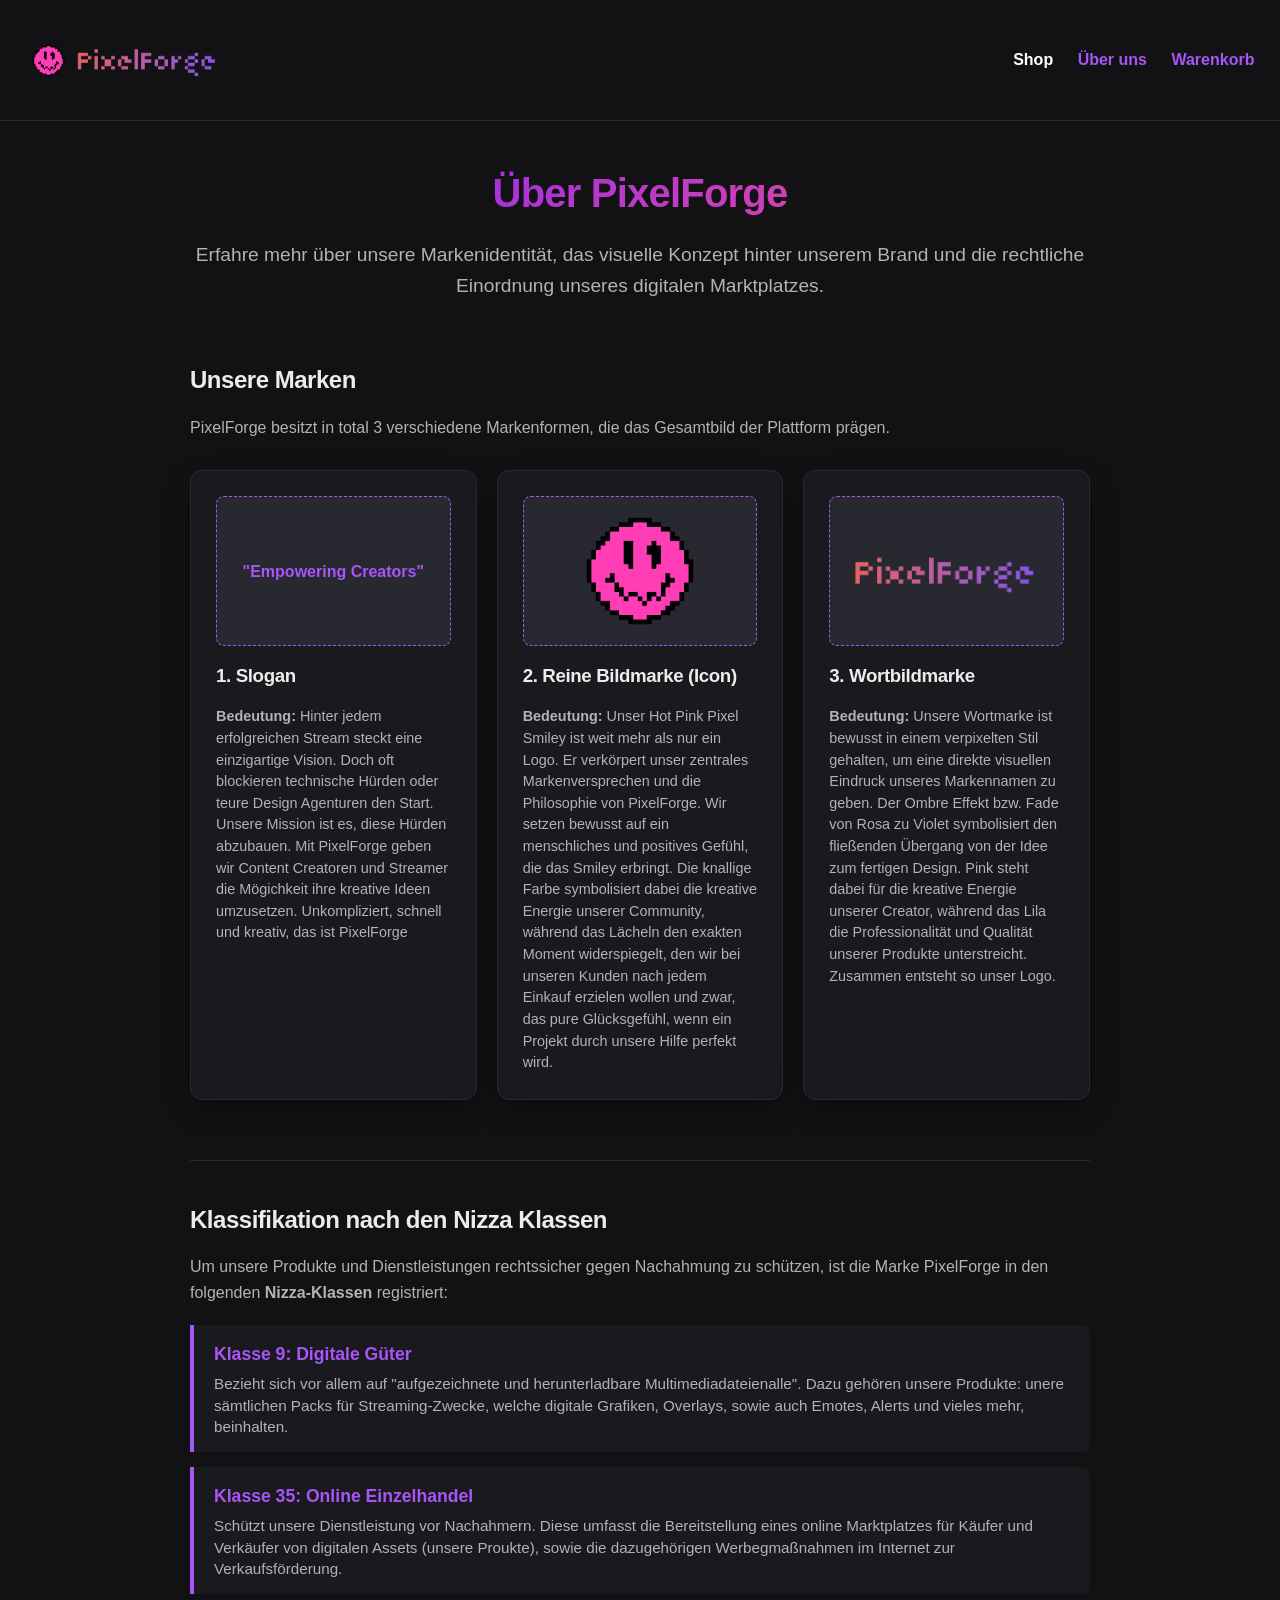
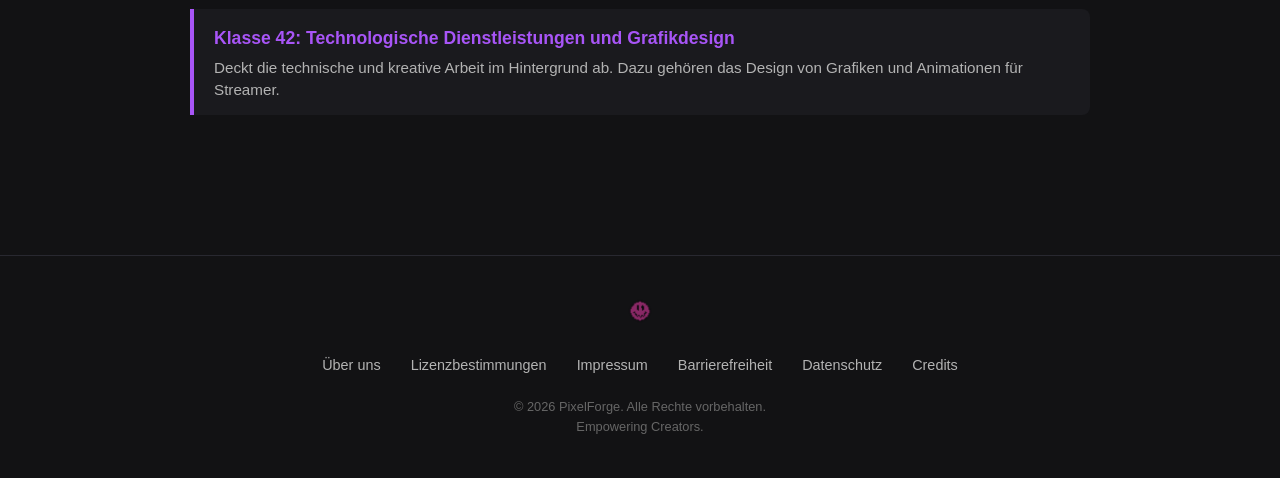
<file: about.html>
<!DOCTYPE html>
<html lang="de">
<head>
    <meta charset="UTF-8">
    <meta name="viewport" content="width=device-width, initial-scale=1.0">
    <title>Über uns | PixelForge</title>
    <link rel="stylesheet" href="src/style.css">
</head>
<body>

<header style="display: flex; justify-content: space-between; align-items: center; padding: 20px 2%; border-bottom: 1px solid #282830;">
    <div class="logo" style="display: flex; align-items: center; gap: 0;">
        <a href="index.html" style="display: flex; align-items: center;">
            <img src="src/img/PixelForgeDarkerBG.png"
                 alt="PixelForge Logo"
                 style="height: 45px; width: auto; object-fit: contain; margin-right: -5px;">
        </a>

        <a href="index.html" style="display: flex; align-items: center;">
            <img src="src/img/PixelForgeTextLogoDarkerBG.png"
                 alt="PixelForge Text Logo"
                 style="height: 80px; width: auto; object-fit: contain;">
        </a>
    </div>

    <nav>
        <a href="index.html" style="color: white; text-decoration: none; margin-left: 20px; font-weight: bold;">Shop</a>
        <a href="about.html" style="color: #a855f7; text-decoration: none; margin-left: 20px; font-weight: bold;">Über uns</a>
        <a href="warenkorb.html" style="color: #a855f7; text-decoration: none; margin-left: 20px; font-weight: bold;">Warenkorb</a>
    </nav>
</header>


<main style="max-width: 900px; margin: 0 auto; padding: 40px 0;">

    <section style="text-align: center; margin-bottom: 60px;">
        <h1 class="gradient-text">Über PixelForge</h1>
        <p style="font-size: 1.2rem; color: #b3b3b3; line-height: 1.6;">
            Erfahre mehr über unsere Markenidentität, das visuelle Konzept hinter unserem Brand und die rechtliche
            Einordnung unseres digitalen Marktplatzes.
        </p>
    </section>


    <section style="margin-bottom: 60px;">
        <h2>Unsere Marken</h2>
        <p style="color: #b3b3b3; margin-bottom: 30px; line-height: 1.6;">
           PixelForge besitzt in total 3 verschiedene Markenformen, die das Gesamtbild der Plattform prägen.
        </p>

        <div class="grid" style="grid-template-columns: repeat(auto-fit, minmax(250px, 1fr)); gap: 20px;">


            <div class="product-card" style="text-align: left; padding: 25px;">
                <div style="background: #282830; height: 150px; border-radius: 8px; display: flex; justify-content: center; align-items: center; margin-bottom: 15px; border: 1px dashed #a855f7;">
                    <span style="color: #a855f7; font-weight: bold;">"Empowering Creators"</span>
                </div>
                <h3>1. Slogan</h3>
                <p style="color: #b3b3b3; font-size: 0.9rem; line-height: 1.5;">
                    <strong>Bedeutung:</strong>  Hinter jedem erfolgreichen Stream steckt eine einzigartige Vision.
                    Doch oft blockieren technische Hürden oder teure Design Agenturen den Start.
                    Unsere Mission ist es, diese Hürden abzubauen. Mit PixelForge geben wir Content Creatoren und Streamer
                    die Mögichkeit ihre kreative Ideen umzusetzen. Unkompliziert, schnell und kreativ, das ist PixelForge
                </p>
            </div>


            <div class="product-card" style="text-align: left; padding: 25px;">
                <div style="background: #282830; height: 150px; border-radius: 8px; display: flex; justify-content: center; align-items: center; margin-bottom: 15px; border: 1px dashed #a855f7; overflow: hidden;">
                    <img src="src/img/PixelForge%20Bild%20Logo.png"
                         alt="Pixel Smiley Face"
                         style="max-width: 150%; max-height: 150%; object-fit: contain; display: block; padding: 10px;">
                </div>
                <h3>2. Reine Bildmarke (Icon)</h3>
                <p style="color: #b3b3b3; font-size: 0.9rem; line-height: 1.5;">
                    <strong>Bedeutung:</strong> Unser Hot Pink Pixel Smiley ist weit mehr als nur ein Logo.
                    Er verkörpert unser zentrales Markenversprechen und die Philosophie von PixelForge.
                    Wir setzen bewusst auf ein menschliches und positives Gefühl, die das Smiley erbringt. Die knallige Farbe
                    symbolisiert dabei die kreative Energie unserer Community, während das Lächeln den exakten Moment
                    widerspiegelt, den wir bei unseren Kunden nach jedem Einkauf erzielen wollen und zwar, das pure Glücksgefühl,
                    wenn ein Projekt durch unsere Hilfe perfekt wird.
                </p>
            </div>


            <div class="product-card" style="text-align: left; padding: 25px;">
                <div style="background: #282830; height: 150px; border-radius: 8px; display: flex; justify-content: center; align-items: center; margin-bottom: 15px; border: 1px dashed #a855f7;">
                    <img src="src/img/PixelForgeTextLogo.png"
                         alt="PixelForge in pixel style"
                         style="max-width: 150%; max-height: 150%; object-fit: contain; display: block; padding: 10px;">

                </div>
                <h3>3. Wortbildmarke</h3>
                <p style="color: #b3b3b3; font-size: 0.9rem; line-height: 1.5;">
                    <strong>Bedeutung:</strong> Unsere Wortmarke ist bewusst in einem verpixelten Stil gehalten, um eine
                    direkte visuellen Eindruck unseres Markennamen zu geben.
                    Der Ombre Effekt bzw. Fade von Rosa zu Violet symbolisiert den fließenden Übergang von der
                    Idee zum fertigen Design. Pink steht dabei für die kreative Energie unserer Creator,
                    während das Lila die Professionalität und Qualität unserer Produkte unterstreicht. Zusammen entsteht so unser Logo.
                </p>
            </div>

        </div>
    </section>

    <hr style="border: 0; height: 1px; border-top: 1px solid #282830; margin: 40px 0;">

    <section>
        <h2>Klassifikation nach den Nizza Klassen</h2>
        <p style="color: #b3b3b3; margin-bottom: 20px; line-height: 1.6;">
            Um unsere Produkte und Dienstleistungen rechtssicher gegen Nachahmung zu schützen, ist die Marke PixelForge
            in den folgenden <strong>Nizza-Klassen</strong> registriert:
        </p>

        <div style="display: flex; flex-direction: column; gap: 15px;">
            <div style="background-color: #1a1a1e; border-left: 4px solid #a855f7; padding: 15px 20px; border-radius: 0 8px 8px 0;">
                <strong style="color: #a855f7; font-size: 1.1rem;">Klasse 9: Digitale Güter</strong>
                <p style="color: #b3b3b3; font-size: 0.95rem; margin-top: 5px; line-height: 1.4;">
                    Bezieht sich vor allem auf "aufgezeichnete und herunterladbare Multimediadateienalle".
                    Dazu gehören unsere Produkte: unere sämtlichen Packs für Streaming-Zwecke, welche
                    digitale Grafiken, Overlays, sowie auch Emotes, Alerts und vieles mehr, beinhalten.
                </p>
            </div>

            <div style="background-color: #1a1a1e; border-left: 4px solid #a855f7; padding: 15px 20px; border-radius: 0 8px 8px 0;">
                <strong style="color: #a855f7; font-size: 1.1rem;">Klasse 35: Online Einzelhandel</strong>
                <p style="color: #b3b3b3; font-size: 0.95rem; margin-top: 5px; line-height: 1.4;">
                    Schützt unsere Dienstleistung vor Nachahmern. Diese umfasst die Bereitstellung eines online Marktplatzes
                    für Käufer und Verkäufer von digitalen Assets (unsere Proukte), sowie die dazugehörigen Werbegmaßnahmen
                    im Internet zur Verkaufsförderung.
                </p>
            </div>

            <div style="background-color: #1a1a1e; border-left: 4px solid #a855f7; padding: 15px 20px; border-radius: 0 8px 8px 0;">
                <strong style="color: #a855f7; font-size: 1.1rem;">Klasse 42: Technologische Dienstleistungen und Grafikdesign</strong>
                <p style="color: #b3b3b3; font-size: 0.95rem; margin-top: 5px; line-height: 1.4;">
                    Deckt die technische und kreative Arbeit im Hintergrund ab. Dazu gehören das Design von Grafiken und
                    Animationen für Streamer.
                </p>
            </div>
        </div>
    </section>

</main>


<footer style="margin-top: 100px; padding: 40px 0; border-top: 1px solid #282830; text-align: center;">
    <div style="margin-bottom: 20px;">
        <img src="src/img/PixelForgeDarkerBG.png" alt="Logo" style="height: 30px; opacity: 0.5;">
    </div>
    <div style="display: flex; justify-content: center; gap: 30px; margin-bottom: 20px;">
        <a href="about.html" style="color: #b3b3b3; text-decoration: none; font-size: 0.9rem;">Über uns</a>
        <a href="license.html" style="color: #b3b3b3; text-decoration: none; font-size: 0.9rem;">Lizenzbestimmungen</a>
        <a href="impressum.html" style="color: #b3b3b3; text-decoration: none; font-size: 0.9rem;">Impressum</a>
        <a href="barrierefreiheit.html" style="color: #b3b3b3; text-decoration: none; font-size: 0.9rem;">Barrierefreiheit</a>
        <a href="datenschutz.html" style="color: #b3b3b3; text-decoration: none; font-size: 0.9rem;">Datenschutz</a>
        <a href="credits.html" style="color: #b3b3b3; text-decoration: none; font-size: 0.9rem;">Credits</a>
    </div>
    <p style="color: #666; font-size: 0.8rem;">&copy; 2026 PixelForge. Alle Rechte vorbehalten.</p>
    <p style="color: #666; font-size: 0.8rem;"> Empowering Creators.</p>
</footer>

</body>
</html>
</file>
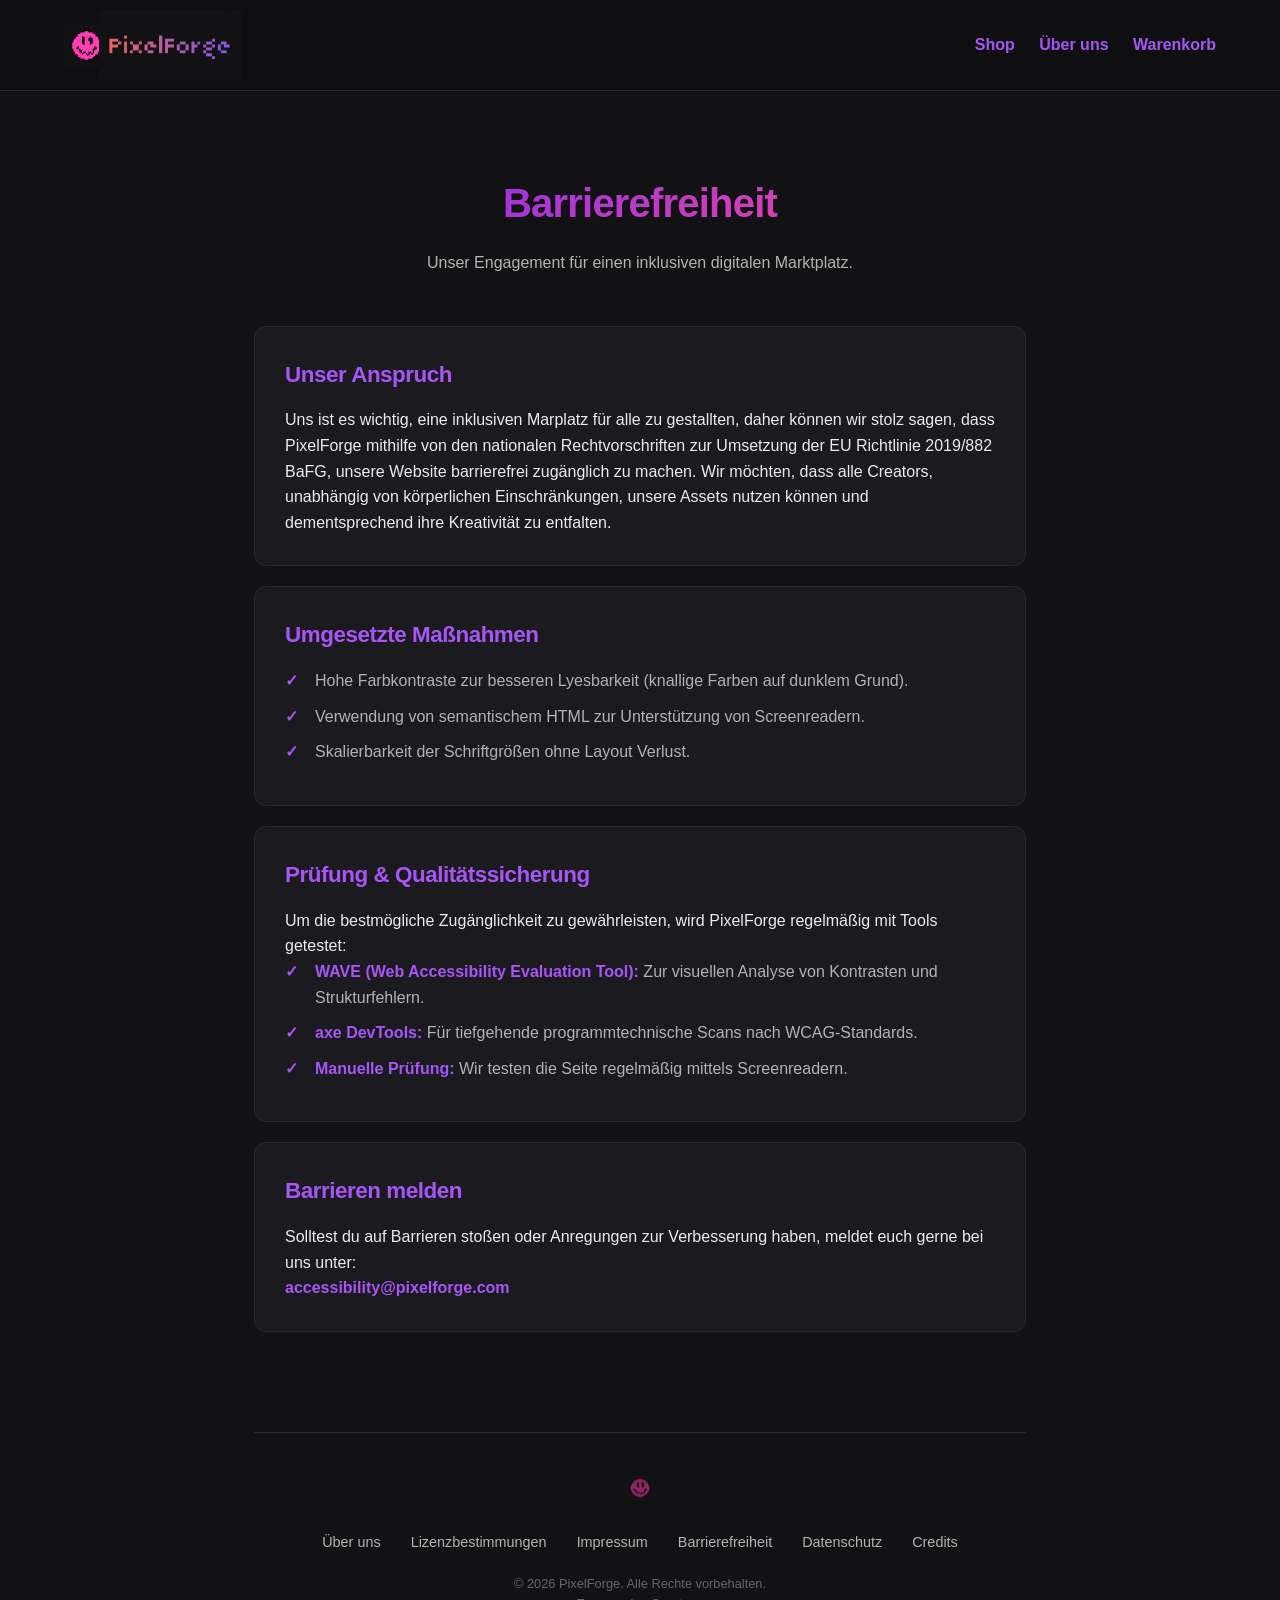
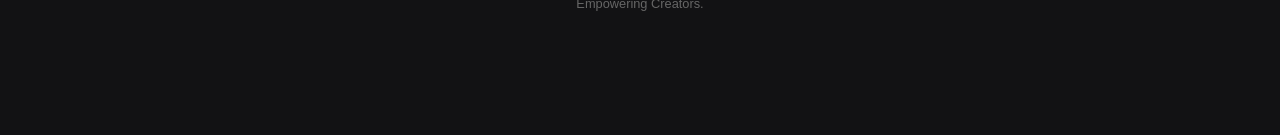
<file: barrierefreiheit.html>
<!DOCTYPE html>
<html lang="de">
<head>
    <meta charset="UTF-8">
    <meta name="viewport" content="width=device-width, initial-scale=1.0">
    <title>Barrierefreiheit | PixelForge</title>
    <link rel="stylesheet" href="src/style.css">
</head>
<body>

<header class="main-header">
    <div class="logo-group">
        <a href="index.html" style="display: flex; align-items: center; text-decoration: none;">
            <img src="src/img/PixelForgeDarkerBG.png" alt="PixelForge Logo" class="logo-img">
            <img src="src/img/PixelForgeTextLogoDarkerBG.png" alt="PixelForge Text" class="logo-text">
        </a>
    </div>
    <nav>
        <a href="index.html">Shop</a>
        <a href="about.html">Über uns</a>
        <a href="warenkorb.html">Warenkorb</a>
    </nav>
</header>

<main class="legal-container">
    <div class="legal-header">
        <h1 class="gradient-text">Barrierefreiheit</h1>
        <p style="color: #b3b3b3;">Unser Engagement für einen inklusiven digitalen Marktplatz.</p>
    </div>

    <div class="legal-grid">
        <section class="legal-card">
            <h2>Unser Anspruch</h2>
            <p>Uns ist es wichtig, eine inklusiven Marplatz für alle zu gestallten, daher können wir stolz sagen, dass
                PixelForge mithilfe von den nationalen Rechtvorschriften zur Umsetzung der EU Richtlinie 2019/882 BaFG, unsere Website
                barrierefrei zugänglich zu machen. Wir möchten, dass alle Creators, unabhängig von
                körperlichen Einschränkungen, unsere Assets nutzen können und dementsprechend ihre Kreativität zu entfalten.</p>
        </section>

        <section class="legal-card">
            <h2>Umgesetzte Maßnahmen</h2>
            <ul>
                <li>Hohe Farbkontraste zur besseren Lyesbarkeit (knallige Farben auf dunklem Grund).</li>
                <li>Verwendung von semantischem HTML zur Unterstützung von Screenreadern.</li>
                <li>Skalierbarkeit der Schriftgrößen ohne Layout Verlust.</li>
            </ul>
        </section>

        <section class="legal-card">
            <h2>Prüfung & Qualitätssicherung</h2>
            <p>Um die bestmögliche Zugänglichkeit zu gewährleisten, wird PixelForge regelmäßig mit Tools getestet:</p>
            <ul>
                <li><span class="highlight">WAVE (Web Accessibility Evaluation Tool):</span> Zur visuellen Analyse von
                    Kontrasten und Strukturfehlern.</li>
                <li><span class="highlight">axe DevTools:</span> Für tiefgehende programmtechnische Scans nach WCAG-Standards.</li>
                <li><span class="highlight">Manuelle Prüfung:</span> Wir testen die Seite regelmäßig mittels Screenreadern.</li>
            </ul>
        </section>

        <section class="legal-card">
            <h2>Barrieren melden</h2>
            <p>Solltest du auf Barrieren stoßen oder Anregungen zur Verbesserung haben, meldet euch gerne bei uns unter:</p>
            <p><span class="highlight">accessibility@pixelforge.com</span></p>
        </section>
    </div>

    <footer style="margin-top: 100px; padding: 40px 0; border-top: 1px solid #282830; text-align: center;">
        <div style="margin-bottom: 20px;">
            <img src="src/img/PixelForgeDarkerBG.png" alt="Logo" style="height: 30px; opacity: 0.5;">
        </div>
        <div style="display: flex; justify-content: center; gap: 30px; margin-bottom: 20px;">
            <a href="about.html" style="color: #b3b3b3; text-decoration: none; font-size: 0.9rem;">Über uns</a>
            <a href="license.html" style="color: #b3b3b3; text-decoration: none; font-size: 0.9rem;">Lizenzbestimmungen</a>
            <a href="impressum.html" style="color: #b3b3b3; text-decoration: none; font-size: 0.9rem;">Impressum</a>
            <a href="barrierefreiheit.html" style="color: #b3b3b3; text-decoration: none; font-size: 0.9rem;">Barrierefreiheit</a>
            <a href="datenschutz.html" style="color: #b3b3b3; text-decoration: none; font-size: 0.9rem;">Datenschutz</a>
            <a href="credits.html" style="color: #b3b3b3; text-decoration: none; font-size: 0.9rem;">Credits</a>        </div>
        <p style="color: #666; font-size: 0.8rem;">&copy; 2026 PixelForge. Alle Rechte vorbehalten.</p>
        <p style="color: #666; font-size: 0.8rem;"> Empowering Creators.</p>
    </footer>
</main>

</body>
</html>
</file>
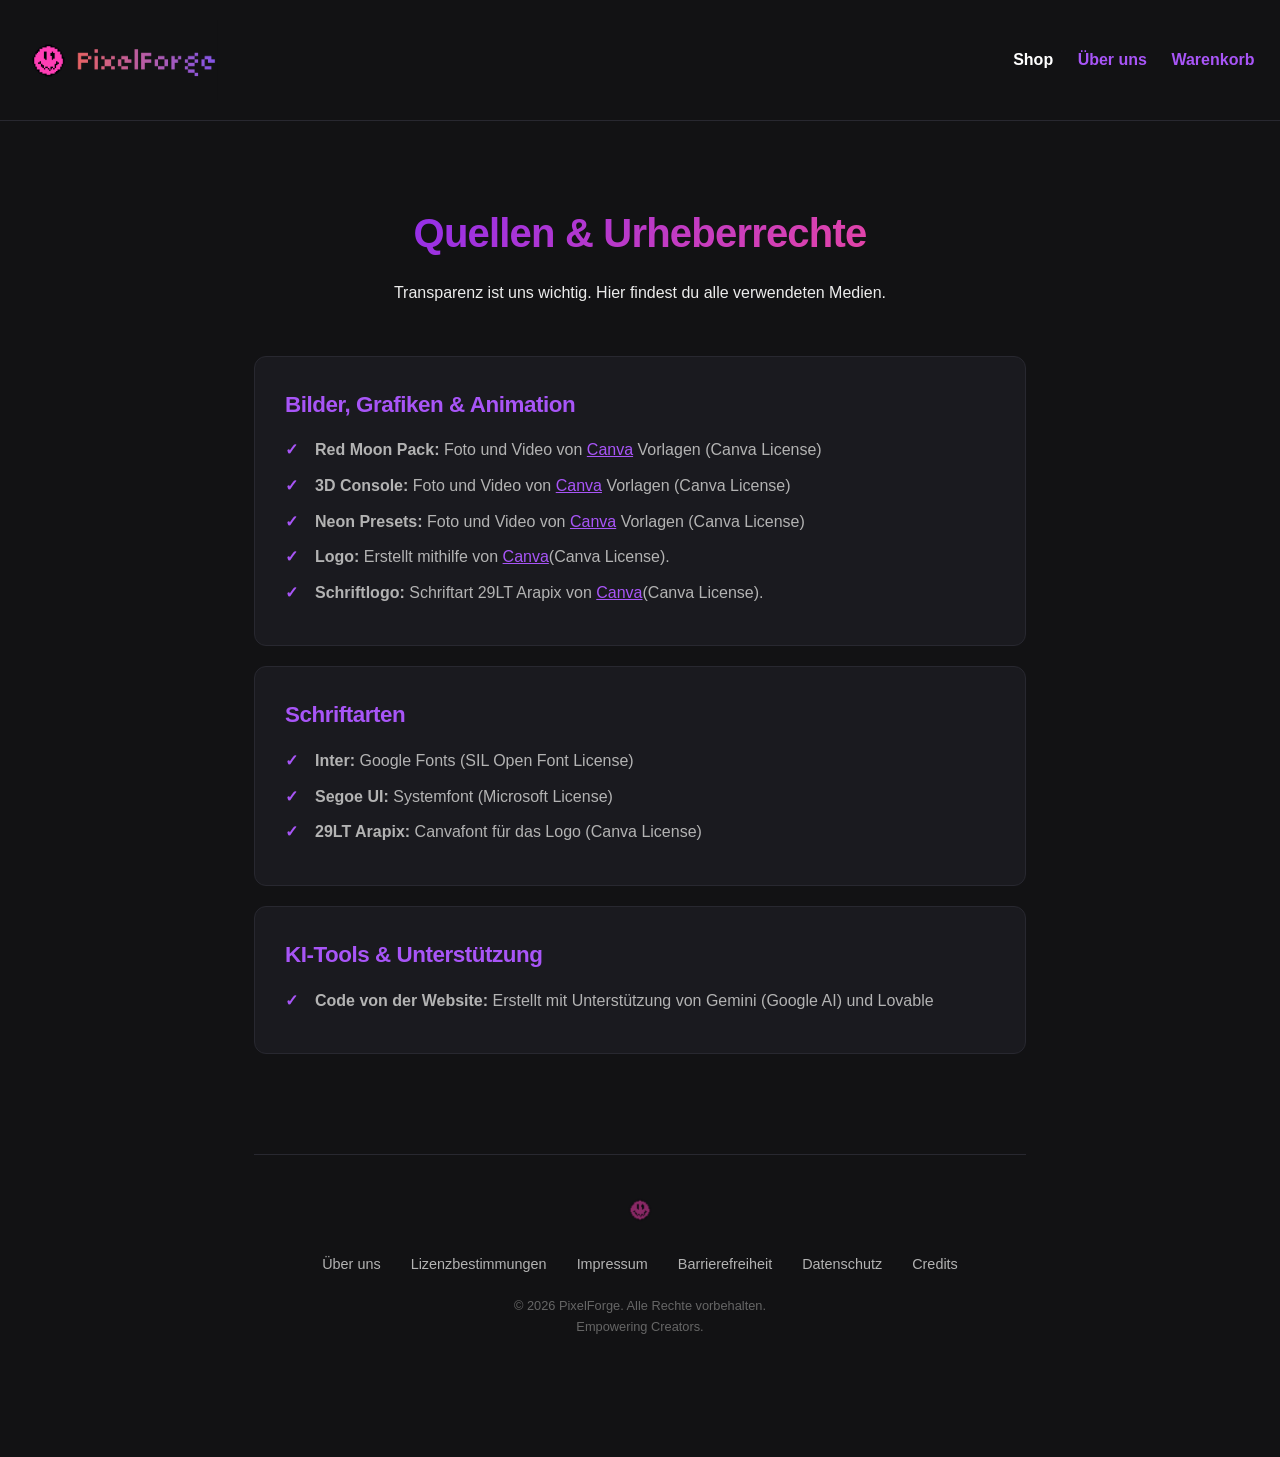
<file: credits.html>
<!DOCTYPE html>
<html lang="en">
<head>
    <meta charset="UTF-8">
    <title>credits | PixelForge</title>
    <link rel="stylesheet" href="src/style.css">
</head>
<body>
<header style="display: flex; justify-content: space-between; align-items: center; padding: 20px 2%; border-bottom: 1px solid #282830;">
    <div class="logo" style="display: flex; align-items: center; gap: 0;">
        <a href="index.html" style="display: flex; align-items: center;">
            <img src="src/img/PixelForgeDarkerBG.png"
                 alt="PixelForge Logo"
                 style="height: 45px; width: auto; object-fit: contain; margin-right: -5px;">
        </a>

        <a href="index.html" style="display: flex; align-items: center;">
            <img src="src/img/PixelForgeTextLogoDarkerBG.png"
                 alt="PixelForge Text Logo"
                 style="height: 80px; width: auto; object-fit: contain;">
        </a>
    </div>

    <nav>
        <a href="index.html" style="color: white; text-decoration: none; margin-left: 20px; font-weight: bold;">Shop</a>
        <a href="about.html" style="color: #a855f7; text-decoration: none; margin-left: 20px; font-weight: bold;">Über uns</a>
        <a href="warenkorb.html" style="color: #a855f7; text-decoration: none; margin-left: 20px; font-weight: bold;">Warenkorb</a>
    </nav>
</header>

<main class="legal-container">
    <div class="legal-header">
        <h1 class="gradient-text">Quellen & Urheberrechte</h1>
        <p>Transparenz ist uns wichtig. Hier findest du alle verwendeten Medien.</p>
    </div>

    <div class="legal-grid">
        <section class="legal-card">
            <h2>Bilder, Grafiken & Animation</h2>
            <ul>
                <li><strong>Red Moon Pack:</strong> Foto und Video von <a href="https://www.canva.com" target="_blank">Canva</a> Vorlagen (Canva License)</li>
                <li><strong>3D Console:</strong> Foto und Video von <a href="https://www.canva.com" target="_blank">Canva</a> Vorlagen (Canva License)</li>
                <li><strong>Neon Presets:</strong> Foto und Video von <a href="https://www.canva.com" target="_blank">Canva</a> Vorlagen (Canva License)</li>
                <li><strong>Logo:</strong> Erstellt mithilfe von <a href="https://www.canva.com" target="_blank">Canva</a>(Canva License).</li>
                <li><strong>Schriftlogo:</strong> Schriftart 29LT Arapix von <a href="https://www.canva.com" target="_blank">Canva</a>(Canva License).</li>
            </ul>
        </section>

        <section class="legal-card">
            <h2>Schriftarten</h2>
            <ul>
                <li><strong>Inter:</strong> Google Fonts (SIL Open Font License)</li>
                <li><strong>Segoe UI:</strong> Systemfont (Microsoft License)</li>
                <li><strong>29LT Arapix:</strong> Canvafont für das Logo (Canva License)</li>
            </ul>
        </section>

        <section class="legal-card">
            <h2>KI-Tools & Unterstützung</h2>
            <ul>
                <li><strong>Code von der Website:</strong> Erstellt mit Unterstützung von Gemini (Google AI) und Lovable</li>
            </ul>
        </section>
    </div>

    <footer style="margin-top: 100px; padding: 40px 0; border-top: 1px solid #282830; text-align: center;">
        <div style="margin-bottom: 20px;">
            <img src="src/img/PixelForgeDarkerBG.png" alt="Logo" style="height: 30px; opacity: 0.5;">
        </div>
        <div style="display: flex; justify-content: center; gap: 30px; margin-bottom: 20px;">
            <a href="about.html" style="color: #b3b3b3; text-decoration: none; font-size: 0.9rem;">Über uns</a>
            <a href="license.html" style="color: #b3b3b3; text-decoration: none; font-size: 0.9rem;">Lizenzbestimmungen</a>
            <a href="impressum.html" style="color: #b3b3b3; text-decoration: none; font-size: 0.9rem;">Impressum</a>
            <a href="barrierefreiheit.html" style="color: #b3b3b3; text-decoration: none; font-size: 0.9rem;">Barrierefreiheit</a>
            <a href="datenschutz.html" style="color: #b3b3b3; text-decoration: none; font-size: 0.9rem;">Datenschutz</a>
            <a href="credits.html" style="color: #b3b3b3; text-decoration: none; font-size: 0.9rem;">Credits</a>
        </div>
        <p style="color: #666; font-size: 0.8rem;">&copy; 2026 PixelForge. Alle Rechte vorbehalten.</p>
        <p style="color: #666; font-size: 0.8rem;"> Empowering Creators.</p>
    </footer>
</main>
</body>
</html>
</file>
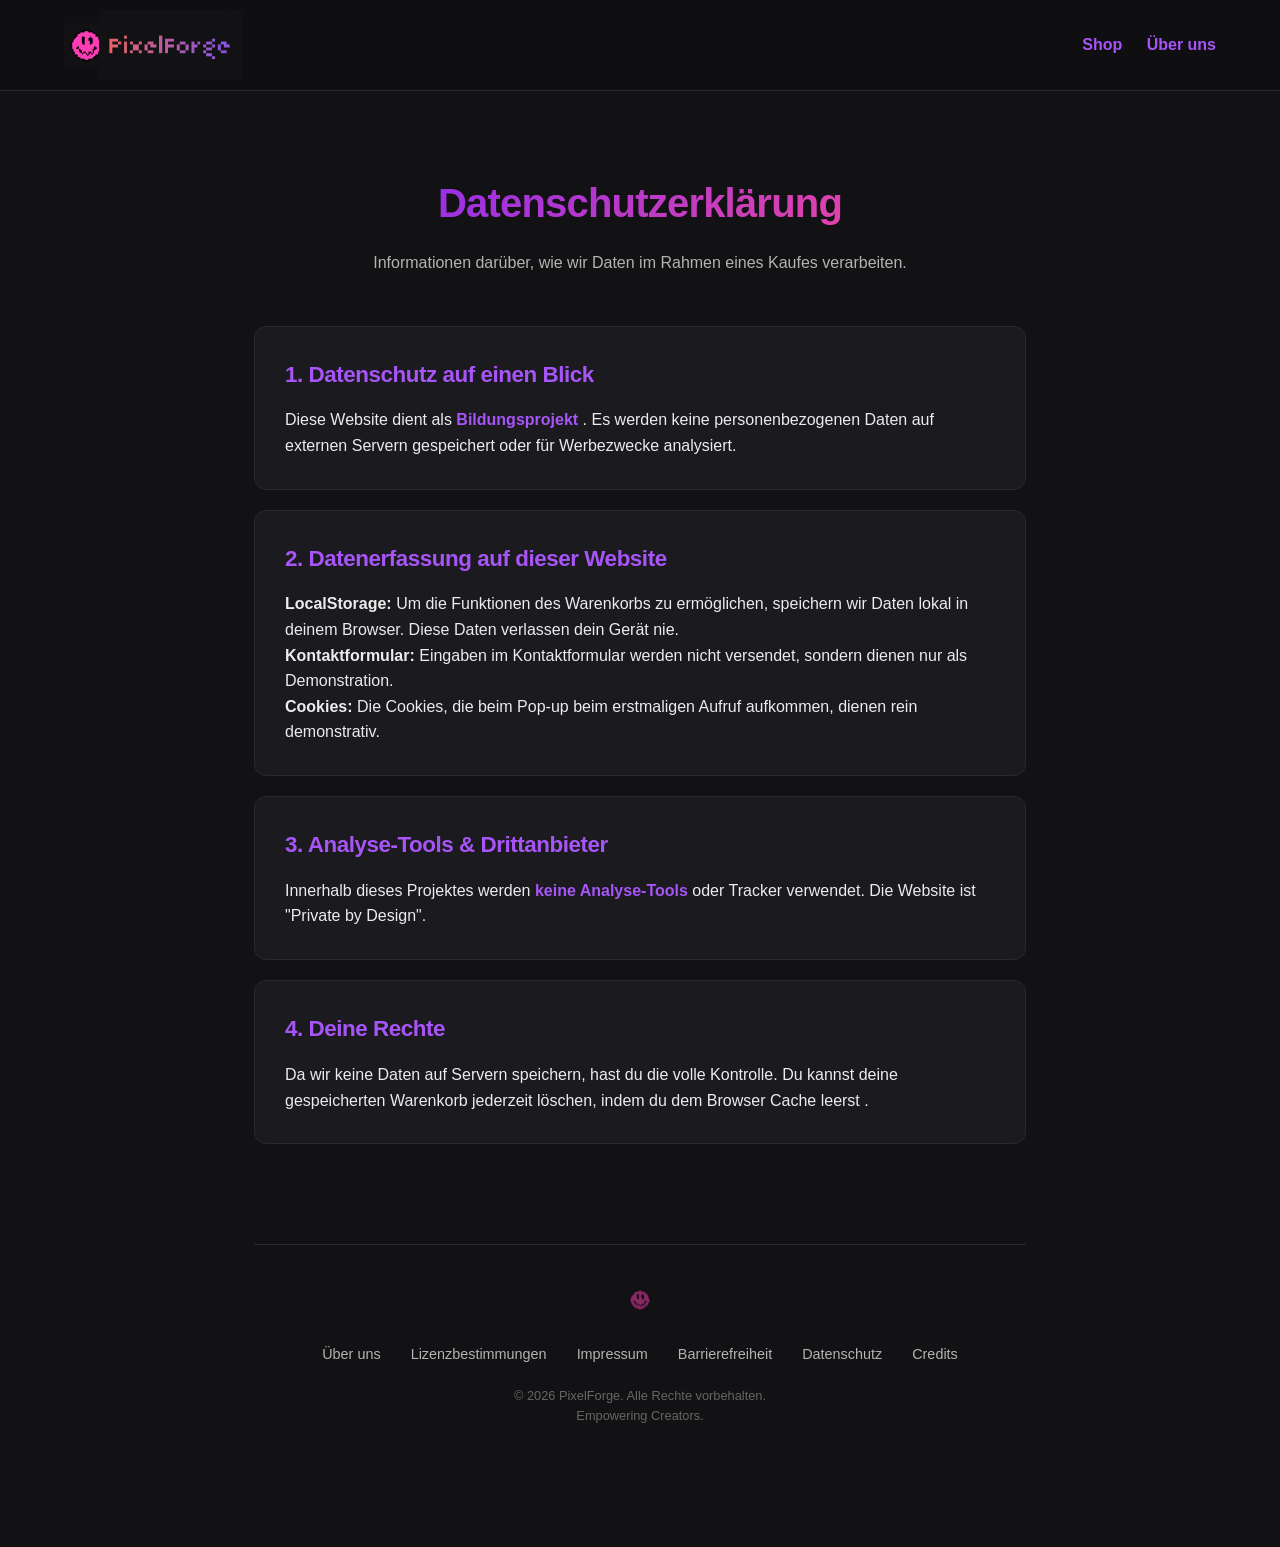
<file: datenschutz.html>
<!DOCTYPE html>
<html lang="de">
<head>
    <meta charset="UTF-8">
    <meta name="viewport" content="width=device-width, initial-scale=1.0">
    <title>Datenschutz | PixelForge</title>
    <link rel="stylesheet" href="src/style.css">
</head>
<body>

<header class="main-header">
    <div class="logo-group">
        <a href="index.html" style="display: flex; align-items: center; text-decoration: none;">
            <img src="src/img/PixelForgeDarkerBG.png" alt="PixelForge Logo" class="logo-img">
            <img src="src/img/PixelForgeTextLogoDarkerBG.png" alt="PixelForge Text" class="logo-text">
        </a>
    </div>
    <nav>
        <a href="index.html">Shop</a>
        <a href="about.html">Über uns</a>
    </nav>
</header>

<main class="legal-container">
    <div class="legal-header">
        <h1 class="gradient-text">Datenschutzerklärung</h1>
        <p style="color: #b3b3b3;">Informationen darüber, wie wir Daten im Rahmen eines Kaufes verarbeiten.</p>
    </div>

    <div class="legal-grid">
        <section class="legal-card">
            <h2>1. Datenschutz auf einen Blick</h2>
            <p>Diese Website dient als <span class="highlight">Bildungsprojekt </span>. Es werden keine personenbezogenen
                Daten auf externen Servern gespeichert oder für Werbezwecke analysiert.</p>
        </section>

        <section class="legal-card">
            <h2>2. Datenerfassung auf dieser Website</h2>
            <p><strong>LocalStorage:</strong> Um die Funktionen des Warenkorbs zu ermöglichen, speichern wir Daten lokal in
                deinem Browser. Diese Daten verlassen dein Gerät nie.</p>
            <p><strong>Kontaktformular:</strong> Eingaben im Kontaktformular werden nicht versendet, sondern dienen nur als Demonstration.</p>
            <p><strong>Cookies:</strong> Die Cookies, die beim Pop-up beim erstmaligen Aufruf aufkommen, dienen rein demonstrativ.</p>
        </section>

        <section class="legal-card">
            <h2>3. Analyse-Tools & Drittanbieter</h2>
            <p>Innerhalb dieses Projektes werden <span class="highlight">keine Analyse-Tools</span> oder Tracker verwendet.
                Die Website ist "Private by Design".</p>
        </section>

        <section class="legal-card">
            <h2>4. Deine Rechte</h2>
            <p>Da wir keine Daten auf Servern speichern, hast du die volle Kontrolle. Du kannst deine gespeicherten
                Warenkorb jederzeit löschen, indem du dem Browser Cache leerst .</p>
        </section>
    </div>

    <footer style="margin-top: 100px; padding: 40px 0; border-top: 1px solid #282830; text-align: center;">
        <div style="margin-bottom: 20px;">
            <img src="src/img/PixelForgeDarkerBG.png" alt="Logo" style="height: 30px; opacity: 0.5;">
        </div>
        <div style="display: flex; justify-content: center; gap: 30px; margin-bottom: 20px;">
            <a href="about.html" style="color: #b3b3b3; text-decoration: none; font-size: 0.9rem;">Über uns</a>
            <a href="license.html" style="color: #b3b3b3; text-decoration: none; font-size: 0.9rem;">Lizenzbestimmungen</a>
            <a href="impressum.html" style="color: #b3b3b3; text-decoration: none; font-size: 0.9rem;">Impressum</a>
            <a href="barrierefreiheit.html" style="color: #b3b3b3; text-decoration: none; font-size: 0.9rem;">Barrierefreiheit</a>
            <a href="datenschutz.html" style="color: #b3b3b3; text-decoration: none; font-size: 0.9rem;">Datenschutz</a>
            <a href="credits.html" style="color: #b3b3b3; text-decoration: none; font-size: 0.9rem;">Credits</a>
        </div>
        <p style="color: #666; font-size: 0.8rem;">&copy; 2026 PixelForge. Alle Rechte vorbehalten.</p>
        <p style="color: #666; font-size: 0.8rem;"> Empowering Creators.</p>
    </footer>
</main>

</body>
</html>
</file>
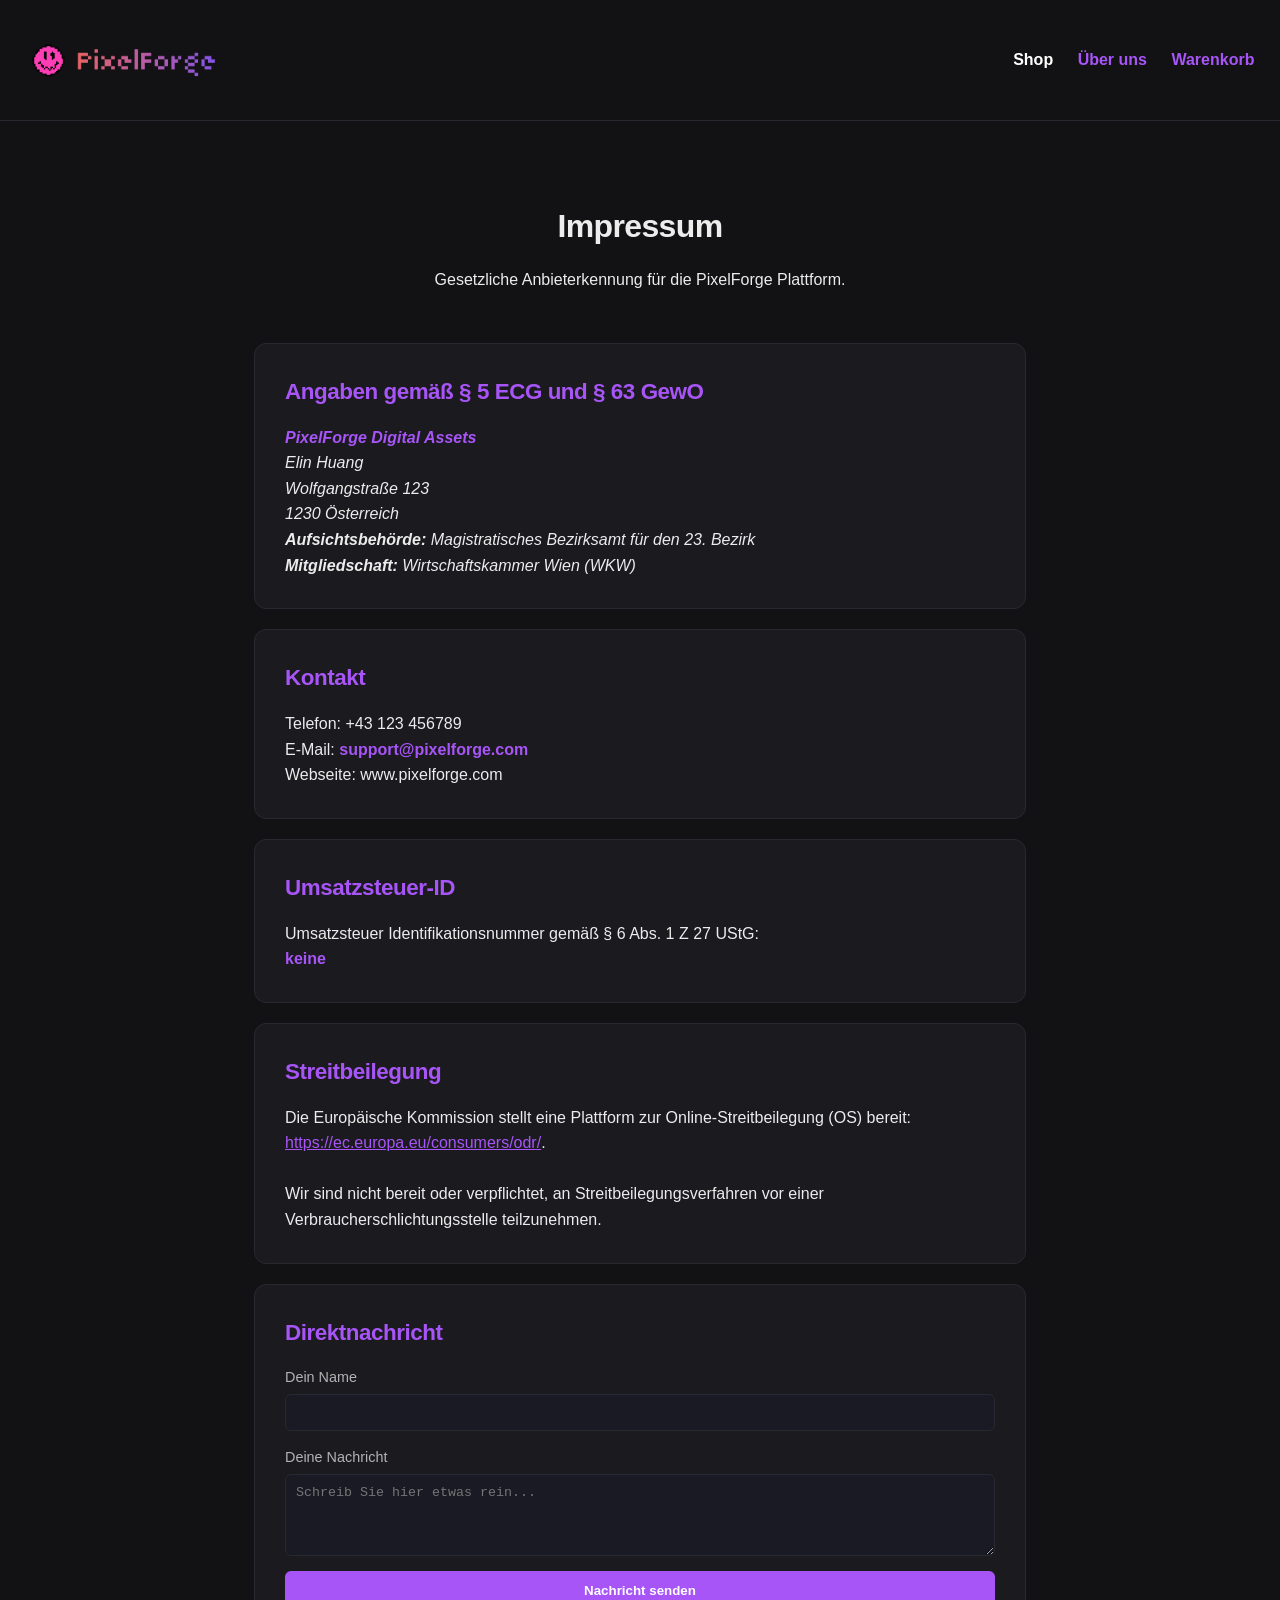
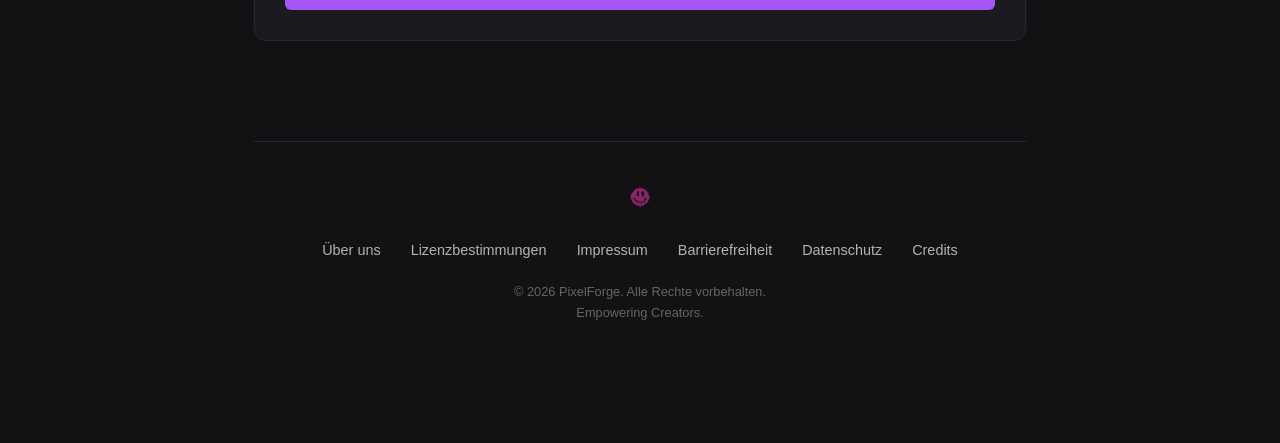
<file: impressum.html>
<!DOCTYPE html>
<html lang="de">
<head>
    <meta charset="UTF-8">
    <meta name="viewport" content="width=device-width, initial-scale=1.0">
    <title>Impressum | PixelForge</title>
    <link rel="stylesheet" href="src/style.css">
</head>

<body>

<header style="display: flex; justify-content: space-between; align-items: center; padding: 20px 2%; border-bottom: 1px solid #282830;">
    <div class="logo" style="display: flex; align-items: center; gap: 0;">
        <a href="index.html" style="display: flex; align-items: center;">
            <img src="src/img/PixelForgeDarkerBG.png"
                 alt="PixelForge Logo"
                 style="height: 45px; width: auto; object-fit: contain; margin-right: -5px;">
        </a>

        <a href="index.html" style="display: flex; align-items: center;">
            <img src="src/img/PixelForgeTextLogoDarkerBG.png"
                 alt="PixelForge Text Logo"
                 style="height: 80px; width: auto; object-fit: contain;">
        </a>
    </div>

    <nav>
        <a href="index.html" style="color: white; text-decoration: none; margin-left: 20px; font-weight: bold;">Shop</a>
        <a href="about.html" style="color: #a855f7; text-decoration: none; margin-left: 20px; font-weight: bold;">Über uns</a>
        <a href="warenkorb.html" style="color: #a855f7; text-decoration: none; margin-left: 20px; font-weight: bold;">Warenkorb</a>
    </nav>
</header>


<main class="legal-container">
    <div class="legal-header">
        <h1>Impressum</h1>
        <p>Gesetzliche Anbieterkennung für die PixelForge Plattform.</p>
    </div>

    <div class="legal-grid">
        <section class="legal-card">
            <h2>Angaben gemäß § 5 ECG und § 63 GewO</h2>
            <address>
                <span class="highlight">PixelForge Digital Assets</span><br>
                Elin Huang<br>
                Wolfgangstraße 123<br>
                1230 Österreich<br>
                <strong>Aufsichtsbehörde:</strong> Magistratisches Bezirksamt für den 23. Bezirk<br>
                <strong>Mitgliedschaft:</strong> Wirtschaftskammer Wien (WKW)
            </address>

        </section>

        <section class="legal-card">
            <h2>Kontakt</h2>
            <p>
                Telefon: +43 123 456789<br>
                E-Mail: <span class="highlight">support@pixelforge.com</span><br>
                Webseite: www.pixelforge.com
            </p>
        </section>


        <section class="legal-card">
            <h2>Umsatzsteuer-ID</h2>
            <p>
                Umsatzsteuer Identifikationsnummer gemäß § 6 Abs. 1 Z 27 UStG:<br>
                <span class="highlight">keine</span>
            </p>
        </section>

        <section class="legal-card">
            <h2>Streitbeilegung</h2>
            <p class="small-text">
                Die Europäische Kommission stellt eine Plattform zur Online-Streitbeilegung (OS) bereit:
                <a href="https://ec.europa.eu/consumers/odr/" target="_blank">https://ec.europa.eu/consumers/odr/</a>.<br><br>
                Wir sind nicht bereit oder verpflichtet, an Streitbeilegungsverfahren vor einer Verbraucherschlichtungsstelle teilzunehmen.
            </p>
        </section>

        <section class="legal-card">
            <h2>Direktnachricht</h2>

            <div id="success-message" style="display: none; background: rgba(168, 85, 247, 0.1); border: 1px solid #a855f7; color: white; padding: 15px; border-radius: 6px; margin-top: 15px; text-align: center;">
                <strong>Vielen Dank!</strong> Deine Nachricht wurde gesendet.
            </div>

            <form id="mock-form" style="display: flex; flex-direction: column; gap: 15px; margin-top: 15px;">
                <div style="display: flex; flex-direction: column; gap: 5px;">
                    <label for="name" style="font-size: 0.9rem; color: #b3b3b3;">Dein Name</label>
                    <input type="text" id="name" required style="padding: 10px; background: #1a1a24; border: 1px solid #282830; color: white; border-radius: 6px;">
                </div>

                <div style="display: flex; flex-direction: column; gap: 5px;">
                    <label for="message" style="font-size: 0.9rem; color: #b3b3b3;">Deine Nachricht</label>
                    <textarea id="message" rows="4" required style="padding: 10px; background: #1a1a24; border: 1px solid #282830; color: white; border-radius: 6px; resize: vertical;" placeholder="Schreib Sie hier etwas rein..."></textarea>
                </div>

                <button type="submit" style="padding: 12px; background: #a855f7; color: white; border: none; border-radius: 6px; font-weight: bold; cursor: pointer;">
                    Nachricht senden
                </button>
            </form>
        </section>

    </div>


    <footer style="margin-top: 100px; padding: 40px 0; border-top: 1px solid #282830; text-align: center;">
        <div style="margin-bottom: 20px;">
            <img src="src/img/PixelForgeDarkerBG.png" alt="Logo" style="height: 30px; opacity: 0.5;">
        </div>
        <div style="display: flex; justify-content: center; gap: 30px; margin-bottom: 20px;">
            <a href="about.html" style="color: #b3b3b3; text-decoration: none; font-size: 0.9rem;">Über uns</a>
            <a href="license.html" style="color: #b3b3b3; text-decoration: none; font-size: 0.9rem;">Lizenzbestimmungen</a>
            <a href="impressum.html" style="color: #b3b3b3; text-decoration: none; font-size: 0.9rem;">Impressum</a>
            <a href="barrierefreiheit.html" style="color: #b3b3b3; text-decoration: none; font-size: 0.9rem;">Barrierefreiheit</a>
            <a href="datenschutz.html" style="color: #b3b3b3; text-decoration: none; font-size: 0.9rem;">Datenschutz</a>
            <a href="credits.html" style="color: #b3b3b3; text-decoration: none; font-size: 0.9rem;">Credits</a>
        </div>
        <p style="color: #666; font-size: 0.8rem;">&copy; 2026 PixelForge. Alle Rechte vorbehalten.</p>
        <p style="color: #666; font-size: 0.8rem;"> Empowering Creators.</p>
    </footer>
</main>

</body>
</html>
</file>
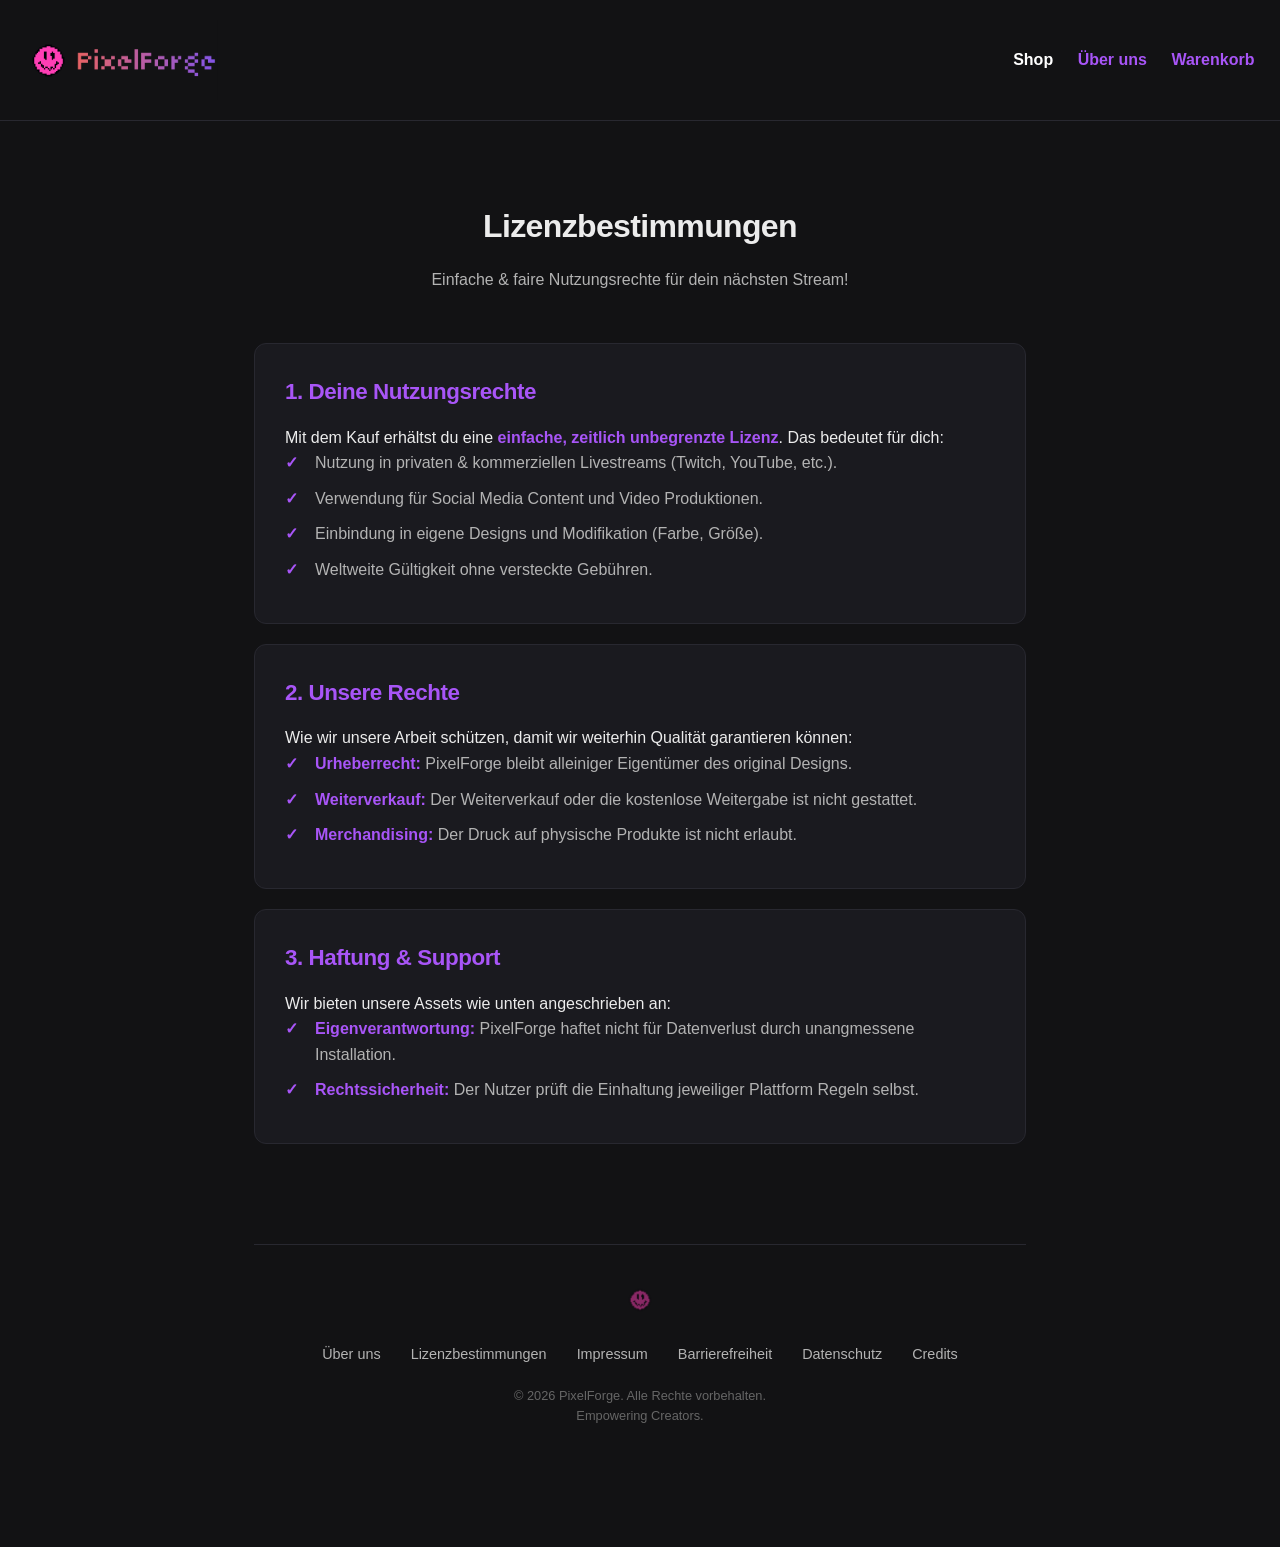
<file: license.html>
<!DOCTYPE html>
<html lang="de">
<head>
    <meta charset="UTF-8">
    <meta name="viewport" content="width=device-width, initial-scale=1.0">
    <title>Lizenzbestimmungen | PixelForge</title>
    <link rel="stylesheet" href="src/style.css">

</head>
<body>

<header style="display: flex; justify-content: space-between; align-items: center; padding: 20px 2%; border-bottom: 1px solid #282830;">
    <div class="logo" style="display: flex; align-items: center; gap: 0;">
        <a href="index.html" style="display: flex; align-items: center;">
            <img src="src/img/PixelForgeDarkerBG.png"
                 alt="PixelForge Logo"
                 style="height: 45px; width: auto; object-fit: contain; margin-right: -5px;">
        </a>

        <a href="index.html" style="display: flex; align-items: center;">
            <img src="src/img/PixelForgeTextLogoDarkerBG.png"
                 alt="PixelForge Text Logo"
                 style="height: 80px; width: auto; object-fit: contain;">
        </a>
    </div>

    <nav>
        <a href="index.html" style="color: white; text-decoration: none; margin-left: 20px; font-weight: bold;">Shop</a>
        <a href="about.html" style="color: #a855f7; text-decoration: none; margin-left: 20px; font-weight: bold;">Über uns</a>
        <a href="warenkorb.html" style="color: #a855f7; text-decoration: none; margin-left: 20px; font-weight: bold;">Warenkorb</a>
    </nav>
</header>

<main class="legal-container">
    <div class="legal-header">
        <h1>Lizenzbestimmungen</h1>
        <p style="color: #b3b3b3;">Einfache & faire Nutzungsrechte für dein nächsten Stream!</p>
    </div>

    <div class="legal-grid">
        <section class="legal-card">
            <h2>1. Deine Nutzungsrechte</h2>
            <p>Mit dem Kauf erhältst du eine <span class="highlight">einfache, zeitlich unbegrenzte Lizenz</span>. Das bedeutet für dich:</p>
            <ul>
                <li>Nutzung in privaten & kommerziellen Livestreams (Twitch, YouTube, etc.).</li>
                <li>Verwendung für Social Media Content und Video Produktionen.</li>
                <li>Einbindung in eigene Designs und Modifikation (Farbe, Größe).</li>
                <li>Weltweite Gültigkeit ohne versteckte Gebühren.</li>
            </ul>
        </section>

        <section class="legal-card">
            <h2>2. Unsere Rechte</h2>
            <p>Wie wir unsere Arbeit schützen, damit wir weiterhin Qualität garantieren können:</p>
            <ul>
                <li><span class="highlight">Urheberrecht:</span> PixelForge bleibt alleiniger Eigentümer des original Designs.</li>
                <li><span class="highlight">Weiterverkauf:</span> Der Weiterverkauf oder die kostenlose Weitergabe ist nicht gestattet.</li>
                <li><span class="highlight">Merchandising:</span> Der Druck auf physische Produkte ist nicht erlaubt.</li>
            </ul>
        </section>

        <section class="legal-card">
            <h2>3. Haftung & Support</h2>
            <p>Wir bieten unsere Assets wie unten angeschrieben an:</p>
            <ul>
                <li><span class="highlight">Eigenverantwortung:</span> PixelForge haftet nicht für Datenverlust durch unangmessene Installation.</li>
                <li><span class="highlight">Rechtssicherheit:</span> Der Nutzer prüft die Einhaltung jeweiliger Plattform Regeln selbst.</li>
            </ul>
        </section>
    </div>

    <footer style="margin-top: 100px; padding: 40px 0; border-top: 1px solid #282830; text-align: center;">
        <div style="margin-bottom: 20px;">
            <img src="src/img/PixelForgeDarkerBG.png" alt="Logo" style="height: 30px; opacity: 0.5;">
        </div>
        <div style="display: flex; justify-content: center; gap: 30px; margin-bottom: 20px;">
            <a href="about.html" style="color: #b3b3b3; text-decoration: none; font-size: 0.9rem;">Über uns</a>
            <a href="license.html" style="color: #b3b3b3; text-decoration: none; font-size: 0.9rem;">Lizenzbestimmungen</a>
            <a href="impressum.html" style="color: #b3b3b3; text-decoration: none; font-size: 0.9rem;">Impressum</a>
            <a href="barrierefreiheit.html" style="color: #b3b3b3; text-decoration: none; font-size: 0.9rem;">Barrierefreiheit</a>
            <a href="datenschutz.html" style="color: #b3b3b3; text-decoration: none; font-size: 0.9rem;">Datenschutz</a>
            <a href="credits.html" style="color: #b3b3b3; text-decoration: none; font-size: 0.9rem;">Credits</a>
        </div>
        <p style="color: #666; font-size: 0.8rem;">&copy; 2026 PixelForge. Alle Rechte vorbehalten.</p>
        <p style="color: #666; font-size: 0.8rem;"> Empowering Creators.</p>
    </footer>
</main>

</body>
</html>
</file>
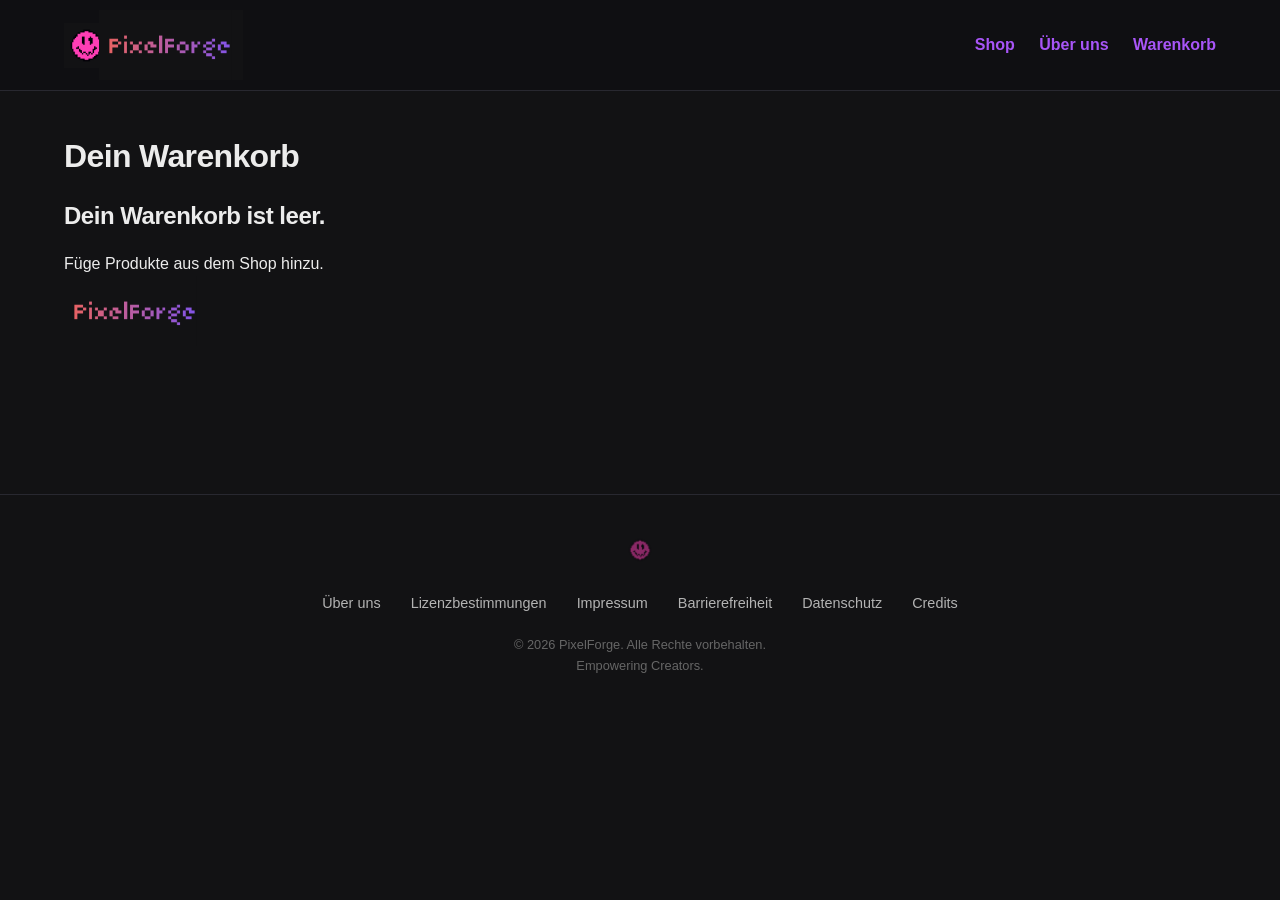
<file: warenkorb.html>
<!DOCTYPE html>
<html lang="en">
<head>
    <meta charset="UTF-8">
    <meta name="viewport" content="width=device-width, initial-scale=1.0">
    <title>Warenkorb | PixelForge</title>
    <link rel="stylesheet" href="src/style.css">
</head>
<body>
<header class="main-header">
    <div class="logo-group">
        <a href="index.html" style="display: flex; align-items: center; text-decoration: none;">
            <img src="src/img/PixelForgeDarkerBG.png" alt="PixelForge Logo" class="logo-img">
            <img src="src/img/PixelForgeTextLogoDarkerBG.png" alt="PixelForge Text" class="logo-text">
        </a>
    </div>
    <nav>
        <a href="index.html">Shop</a>
        <a href="about.html">Über uns</a>
        <a href="warenkorb.html">Warenkorb</a>
    </nav>
</header>

<div class="container">
    <h1>Dein Warenkorb</h1>

    <div class="cart-layout" id="cart-layout">
        <div class="cart-items-container" id="cart-list">
        </div>

        <div class="checkout-box">
            <div class="total-row">
                <span>Gesamtsumme:</span>
                <span id="total-price">0,00 €</span>
            </div>
            <button class="checkout-btn" onclick="alert('Danke für dein Vertrauen! Checkout-Prozess startet...')">
                Jetzt sicher bezahlen
            </button>
            <p style="font-size: 0.8rem; color: #b3b3b3; margin-top: 15px; text-align: center;">
                🔒 SSL verschlüsselt & Sicher
            </p>
        </div>
    </div>

    <a href="index.html" class="back-to-shop"> <img src="src/img/PixelForgeTextLogoDarkerBG.png" alt="PixelForge Logo" class="logo-text"></a>
</div>


<footer style="margin-top: 100px; padding: 40px 0; border-top: 1px solid #282830; text-align: center;">
    <div style="margin-bottom: 20px;">
        <img src="src/img/PixelForgeDarkerBG.png" alt="Logo" style="height: 30px; opacity: 0.5;">
    </div>
    <div style="display: flex; justify-content: center; gap: 30px; margin-bottom: 20px;">
        <a href="about.html" style="color: #b3b3b3; text-decoration: none; font-size: 0.9rem;">Über uns</a>
        <a href="license.html" style="color: #b3b3b3; text-decoration: none; font-size: 0.9rem;">Lizenzbestimmungen</a>
        <a href="impressum.html" style="color: #b3b3b3; text-decoration: none; font-size: 0.9rem;">Impressum</a>
        <a href="barrierefreiheit.html" style="color: #b3b3b3; text-decoration: none; font-size: 0.9rem;">Barrierefreiheit</a>
        <a href="datenschutz.html" style="color: #b3b3b3; text-decoration: none; font-size: 0.9rem;">Datenschutz</a>
        <a href="credits.html" style="color: #b3b3b3; text-decoration: none; font-size: 0.9rem;">Credits</a>
    </div>
    <p style="color: #666; font-size: 0.8rem;">&copy; 2026 PixelForge. Alle Rechte vorbehalten.</p>
    <p style="color: #666; font-size: 0.8rem;"> Empowering Creators.</p>
</footer>

<script>
    function renderCart() {
        const cartList = document.getElementById('cart-list');
        const totalPriceEl = document.getElementById('total-price');
        const cartLayout = document.getElementById('cart-layout');

        let cart = JSON.parse(localStorage.getItem('pixelForgeCart')) || [];

        if (cart.length === 0) {
            cartLayout.innerHTML = '<div class="empty-msg"><h2>Dein Warenkorb ist leer.</h2>' +
                '<p>Füge Produkte aus dem Shop hinzu.</p></div>';
            return;
        }

        cartList.innerHTML = '';
        let total = 0;

        cart.forEach((item, index) => {
            total += item.price;
            cartList.innerHTML += `
                <div class="cart-item">
                    <img src="${item.img}" alt="${item.name}">
                    <div class="item-details">
                        <h3>${item.name}</h3>
                    </div>
                    <div class="item-price">${item.price.toFixed(2)} €</div>
                    <button class="remove-btn" onclick="removeItem(${index})">Löschen</button>
                </div>
            `;
        });

        totalPriceEl.innerText = total.toFixed(2) + ' €';
    }

    function removeItem(index) {
        let cart = JSON.parse(localStorage.getItem('pixelForgeCart')) || [];
        cart.splice(index, 1);
        localStorage.setItem('pixelForgeCart', JSON.stringify(cart));
        renderCart();
    }

    renderCart();
</script>
</body>
</html>
</file>
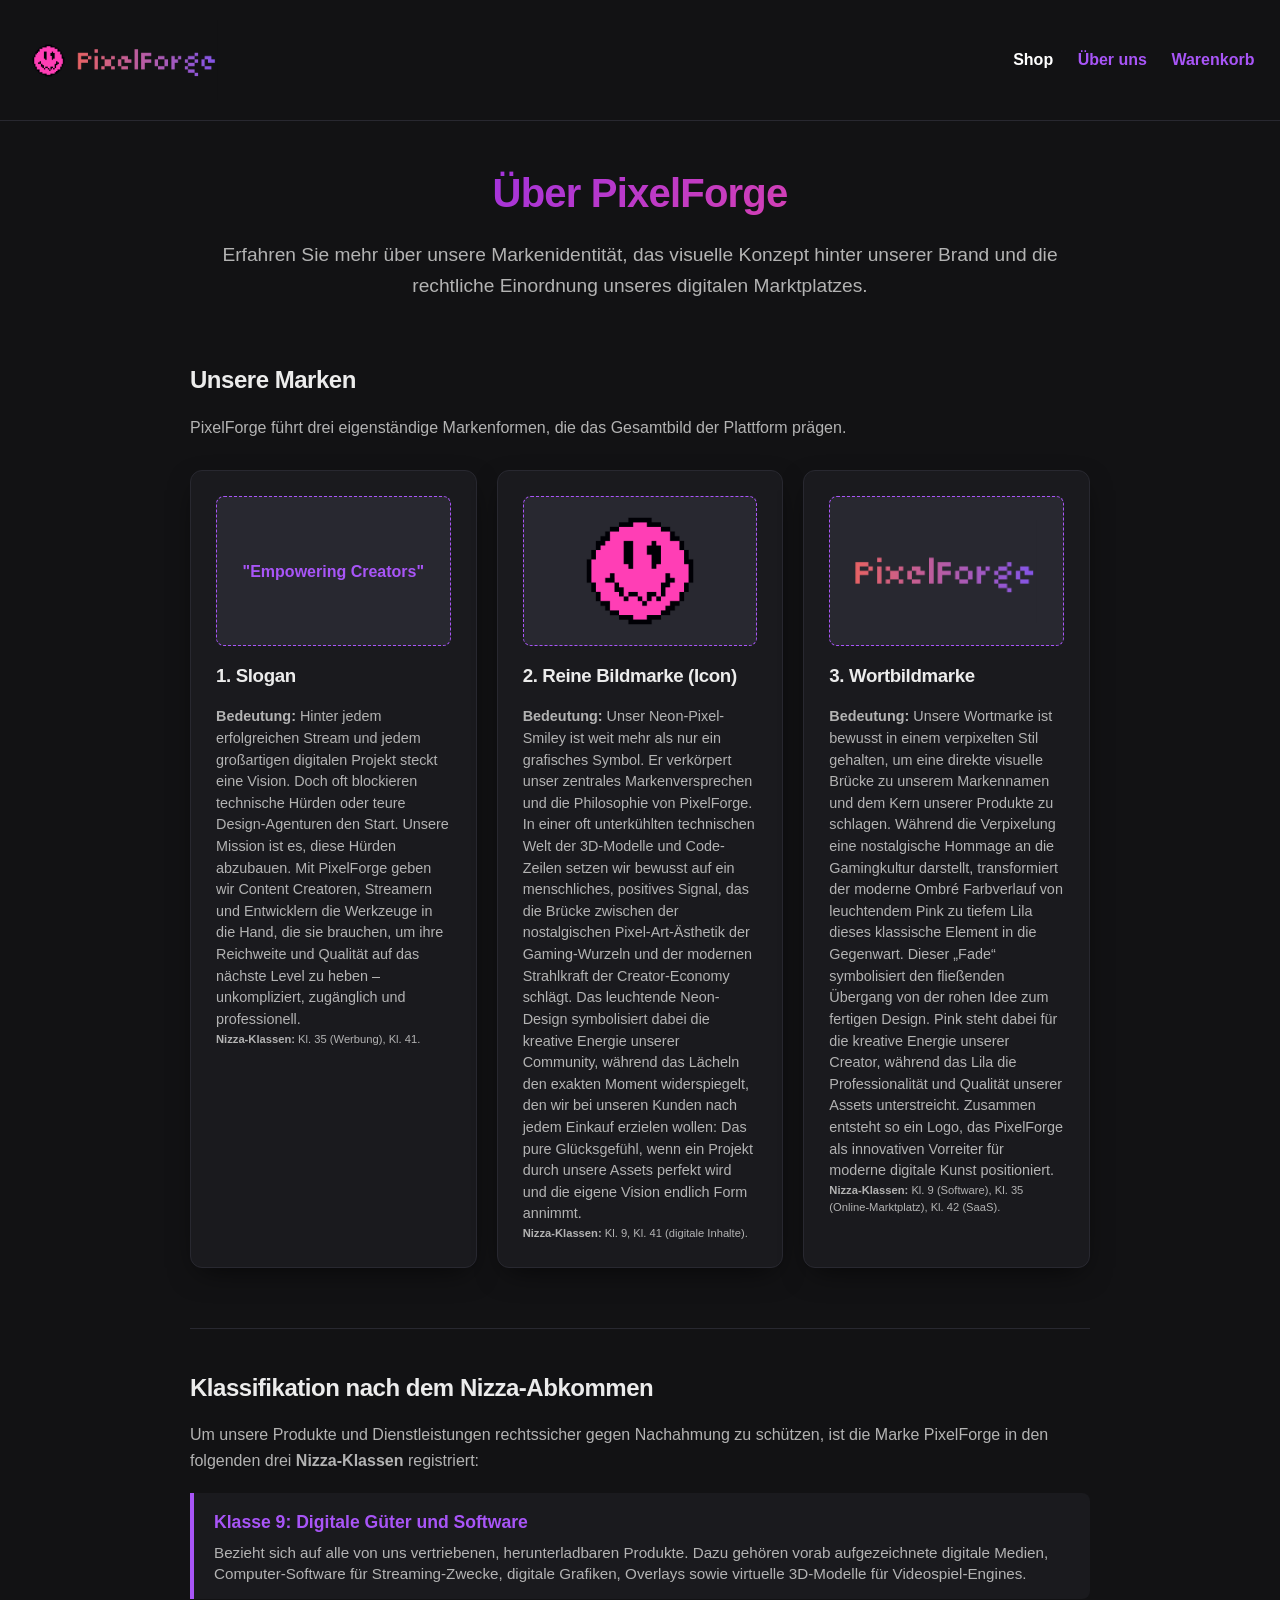
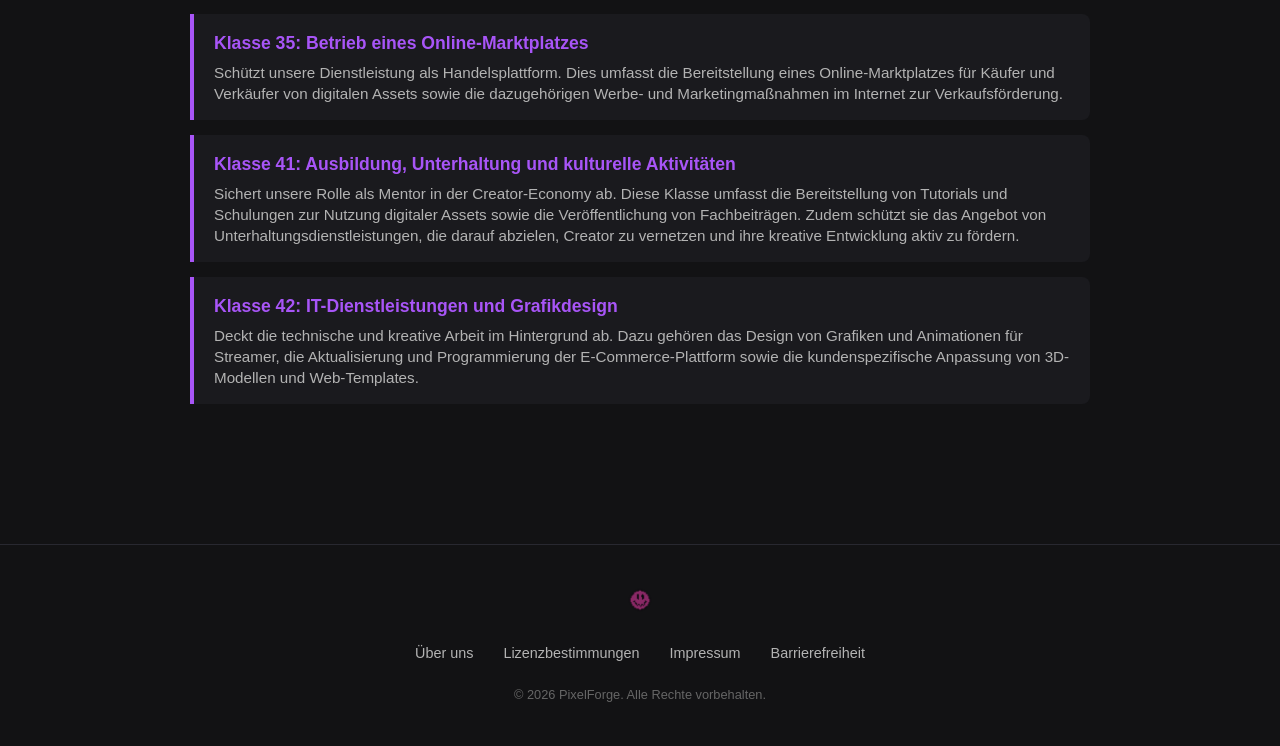
<file: src/about.html>
<!DOCTYPE html>
<html lang="de">
<head>
    <meta charset="UTF-8">
    <meta name="viewport" content="width=device-width, initial-scale=1.0">
    <title>Über uns | PixelForge</title>
    <link rel="stylesheet" href="style.css">
</head>
<body>

<header style="display: flex; justify-content: space-between; align-items: center; padding: 20px 2%; border-bottom: 1px solid #282830;">
    <div class="logo" style="display: flex; align-items: center; gap: 0;">
        <a href="index.html" style="display: flex; align-items: center;">
            <img src="img/PixelForgeDarkerBG.png"
                 alt="PixelForge Logo"
                 style="height: 45px; width: auto; object-fit: contain; margin-right: -5px;">
        </a>

        <a href="index.html" style="display: flex; align-items: center;">
            <img src="img/PixelForgeTextLogoDarkerBG.png"
                 alt="PixelForge Text Logo"
                 style="height: 80px; width: auto; object-fit: contain;">
        </a>
    </div>

    <nav>
        <a href="index.html" style="color: white; text-decoration: none; margin-left: 20px; font-weight: bold;">Shop</a>
        <a href="about.html" style="color: #a855f7; text-decoration: none; margin-left: 20px; font-weight: bold;">Über uns</a>
        <a href="warenkorb.html" style="color: #a855f7; text-decoration: none; margin-left: 20px; font-weight: bold;">Warenkorb</a>
    </nav>
</header>


<main style="max-width: 900px; margin: 0 auto; padding: 40px 0;">

    <section style="text-align: center; margin-bottom: 60px;">
        <h1 class="gradient-text">Über PixelForge</h1>
        <p style="font-size: 1.2rem; color: #b3b3b3; line-height: 1.6;">
            Erfahren Sie mehr über unsere Markenidentität, das visuelle Konzept hinter unserer Brand und die rechtliche
            Einordnung unseres digitalen Marktplatzes.
        </p>
    </section>


    <section style="margin-bottom: 60px;">
        <h2>Unsere Marken</h2>
        <p style="color: #b3b3b3; margin-bottom: 30px; line-height: 1.6;">
           PixelForge führt drei eigenständige Markenformen, die das Gesamtbild der Plattform prägen.
            </p>

        <div class="grid" style="grid-template-columns: repeat(auto-fit, minmax(250px, 1fr)); gap: 20px;">


            <div class="product-card" style="text-align: left; padding: 25px;">
                <div style="background: #282830; height: 150px; border-radius: 8px; display: flex; justify-content: center; align-items: center; margin-bottom: 15px; border: 1px dashed #a855f7;">
                    <span style="color: #a855f7; font-weight: bold;">"Empowering Creators"</span>
                </div>
                <h3>1. Slogan</h3>
                <p style="color: #b3b3b3; font-size: 0.9rem; line-height: 1.5;">
                    <strong>Bedeutung:</strong>  Hinter jedem erfolgreichen Stream und jedem großartigen digitalen Projekt
                    steckt eine Vision. Doch oft blockieren technische Hürden oder teure Design-Agenturen den Start.
                    Unsere Mission ist es, diese Hürden abzubauen. Mit PixelForge geben wir Content Creatoren, Streamern und
                    Entwicklern die Werkzeuge in die Hand, die sie brauchen, um ihre Reichweite und Qualität auf das nächste
                    Level zu heben – unkompliziert, zugänglich und professionell.
                </p>
                <p style="color: #b3b3b3; font-size: 0.7rem; line-height: 1.5;">
                    <strong>Nizza-Klassen:</strong> Kl. 35 (Werbung), Kl. 41.
                </p>
            </div>


            <div class="product-card" style="text-align: left; padding: 25px;">
                <div style="background: #282830; height: 150px; border-radius: 8px; display: flex; justify-content: center; align-items: center; margin-bottom: 15px; border: 1px dashed #a855f7; overflow: hidden;">
                    <img src="img/PixelForge Bild Logo.png"
                         alt="Pixel Smiley Face"
                         style="max-width: 150%; max-height: 150%; object-fit: contain; display: block; padding: 10px;">
                </div>
                <h3>2. Reine Bildmarke (Icon)</h3>
                <p style="color: #b3b3b3; font-size: 0.9rem; line-height: 1.5;">
                    <strong>Bedeutung:</strong> Unser Neon-Pixel-Smiley ist weit mehr als nur ein grafisches Symbol.
                    Er verkörpert unser zentrales Markenversprechen und die Philosophie von PixelForge.
                    In einer oft unterkühlten technischen Welt der 3D-Modelle und Code-Zeilen setzen wir bewusst auf
                    ein menschliches, positives Signal, das die Brücke zwischen der nostalgischen Pixel-Art-Ästhetik
                    der Gaming-Wurzeln und der modernen Strahlkraft der Creator-Economy schlägt. Das leuchtende Neon-Design
                    symbolisiert dabei die kreative Energie unserer Community, während das Lächeln den exakten Moment
                    widerspiegelt, den wir bei unseren Kunden nach jedem Einkauf erzielen wollen: Das pure Glücksgefühl,
                    wenn ein Projekt durch unsere Assets perfekt wird und die eigene Vision endlich Form annimmt.
                </p>
                <p style="color: #b3b3b3; font-size: 0.7rem; line-height: 1.5;">
                    <strong>Nizza-Klassen:</strong> Kl. 9, Kl. 41 (digitale Inhalte).
                </p>
            </div>


            <div class="product-card" style="text-align: left; padding: 25px;">
                <div style="background: #282830; height: 150px; border-radius: 8px; display: flex; justify-content: center; align-items: center; margin-bottom: 15px; border: 1px dashed #a855f7;">
                    <img src="img/PixelForgeTextLogo.png"
                         alt="PixelForge in pixel style"
                         style="max-width: 150%; max-height: 150%; object-fit: contain; display: block; padding: 10px;">

                </div>
                <h3>3. Wortbildmarke</h3>
                <p style="color: #b3b3b3; font-size: 0.9rem; line-height: 1.5;">
                    <strong>Bedeutung:</strong> Unsere Wortmarke ist bewusst in einem verpixelten Stil gehalten, um eine
                    direkte visuelle Brücke zu unserem Markennamen und dem Kern unserer Produkte zu schlagen. Während die Verpixelung eine
                    nostalgische Hommage an die Gamingkultur darstellt, transformiert der moderne Ombré Farbverlauf von leuchtendem
                    Pink zu tiefem Lila dieses klassische Element in die Gegenwart. Dieser „Fade“ symbolisiert den fließenden Übergang von der rohen
                    Idee zum fertigen Design. Pink steht dabei für die kreative Energie unserer Creator,
                    während das Lila die Professionalität und Qualität unserer Assets unterstreicht. Zusammen entsteht so ein Logo,
                    das PixelForge als innovativen Vorreiter für moderne digitale
                    Kunst positioniert.
                </p>
                <p style="color: #b3b3b3; font-size: 0.7rem; line-height: 1.5;">
                    <strong>Nizza-Klassen:</strong> Kl. 9 (Software), Kl. 35 (Online-Marktplatz), Kl. 42 (SaaS).
                </p>
            </div>

        </div>
    </section>

    <hr style="border: 0; hieght: 1px; border-top: 1px solid #282830; margin: 40px 0;">

    <section>
        <h2>Klassifikation nach dem Nizza-Abkommen</h2>
        <p style="color: #b3b3b3; margin-bottom: 20px; line-height: 1.6;">
            Um unsere Produkte und Dienstleistungen rechtssicher gegen Nachahmung zu schützen, ist die Marke PixelForge
            in den folgenden drei <strong>Nizza-Klassen</strong> registriert:
        </p>

        <div style="display: flex; flex-direction: column; gap: 15px;">
            <div style="background-color: #1a1a1e; border-left: 4px solid #a855f7; padding: 15px 20px; border-radius: 0 8px 8px 0;">
                <strong style="color: #a855f7; font-size: 1.1rem;">Klasse 9: Digitale Güter und Software</strong>
                <p style="color: #b3b3b3; font-size: 0.95rem; margin-top: 5px; line-height: 1.4;">
                    Bezieht sich auf alle von uns vertriebenen, herunterladbaren Produkte. Dazu gehören vorab aufgezeichnete
                    digitale Medien, Computer-Software für Streaming-Zwecke, digitale Grafiken, Overlays sowie virtuelle 3D-Modelle
                    für Videospiel-Engines.
                </p>
            </div>

            <div style="background-color: #1a1a1e; border-left: 4px solid #a855f7; padding: 15px 20px; border-radius: 0 8px 8px 0;">
                <strong style="color: #a855f7; font-size: 1.1rem;">Klasse 35: Betrieb eines Online-Marktplatzes</strong>
                <p style="color: #b3b3b3; font-size: 0.95rem; margin-top: 5px; line-height: 1.4;">
                    Schützt unsere Dienstleistung als Handelsplattform. Dies umfasst die Bereitstellung eines Online-Marktplatzes
                    für Käufer und Verkäufer von digitalen Assets sowie die dazugehörigen Werbe- und Marketingmaßnahmen im Internet
                    zur Verkaufsförderung.
                </p>
            </div>

            <div style="background-color: #1a1a1e; border-left: 4px solid #a855f7; padding: 15px 20px; border-radius: 0 8px 8px 0;">
                <strong style="color: #a855f7; font-size: 1.1rem;">Klasse 41: Ausbildung, Unterhaltung und kulturelle Aktivitäten</strong>
                <p style="color: #b3b3b3; font-size: 0.95rem; margin-top: 5px; line-height: 1.4;">
                    Sichert unsere Rolle als Mentor in der Creator-Economy ab. Diese Klasse umfasst die Bereitstellung von
                    Tutorials und Schulungen zur Nutzung digitaler Assets sowie die Veröffentlichung von Fachbeiträgen.
                    Zudem schützt sie das Angebot von Unterhaltungsdienstleistungen, die darauf abzielen, Creator zu
                    vernetzen und ihre kreative Entwicklung aktiv zu fördern.
                </p>
            </div>

            <div style="background-color: #1a1a1e; border-left: 4px solid #a855f7; padding: 15px 20px; border-radius: 0 8px 8px 0;">
                <strong style="color: #a855f7; font-size: 1.1rem;">Klasse 42: IT-Dienstleistungen und Grafikdesign</strong>
                <p style="color: #b3b3b3; font-size: 0.95rem; margin-top: 5px; line-height: 1.4;">
                    Deckt die technische und kreative Arbeit im Hintergrund ab. Dazu gehören das Design von Grafiken und
                    Animationen für Streamer, die Aktualisierung und Programmierung der E-Commerce-Plattform sowie die
                    kundenspezifische Anpassung von 3D-Modellen und Web-Templates.
                </p>
            </div>
        </div>
    </section>

</main>


<footer style="margin-top: 100px; padding: 40px 0; border-top: 1px solid #282830; text-align: center;">
    <div style="margin-bottom: 20px;">
        <img src="img/PixelForgeDarkerBG.png" alt="Logo" style="height: 30px; opacity: 0.5;">
    </div>
    <div style="display: flex; justify-content: center; gap: 30px; margin-bottom: 20px;">
        <a href="about.html" style="color: #b3b3b3; text-decoration: none; font-size: 0.9rem;">Über uns</a>
        <a href="license.html" style="color: #b3b3b3; text-decoration: none; font-size: 0.9rem;">Lizenzbestimmungen</a>
        <a href="impressum.html" style="color: #b3b3b3; text-decoration: none; font-size: 0.9rem;">Impressum</a>
        <a href="barrierefreiheit.html" style="color: #b3b3b3; text-decoration: none; font-size: 0.9rem;">Barrierefreiheit</a>
    </div>
    <p style="color: #666; font-size: 0.8rem;">&copy; 2026 PixelForge. Alle Rechte vorbehalten.</p>
</footer>

</body>
</html>
</file>
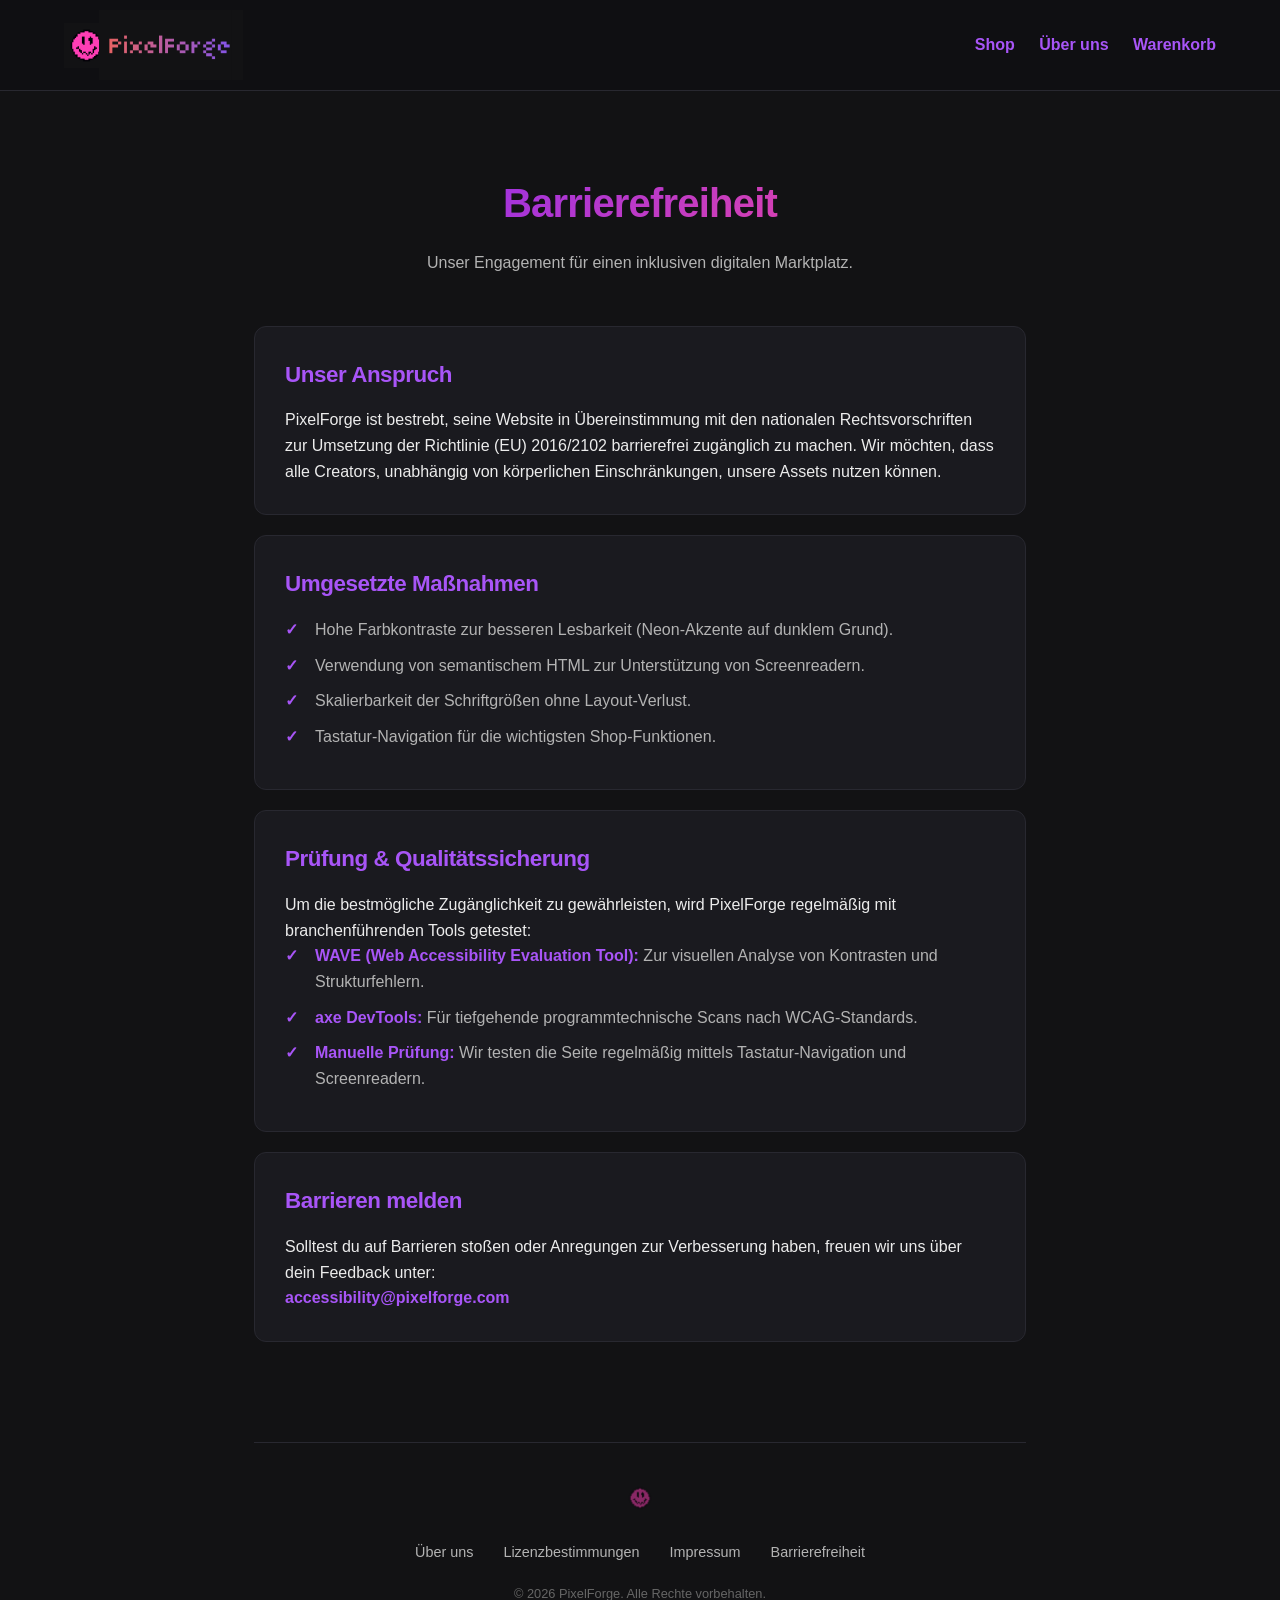
<file: src/barrierefreiheit.html>
<!DOCTYPE html>
<html lang="de">
<head>
    <meta charset="UTF-8">
    <meta name="viewport" content="width=device-width, initial-scale=1.0">
    <title>Barrierefreiheit | PixelForge</title>
    <link rel="stylesheet" href="style.css">
</head>
<body>

<header class="main-header">
    <div class="logo-group">
        <a href="index.html" style="display: flex; align-items: center; text-decoration: none;">
            <img src="img/PixelForgeDarkerBG.png" alt="PixelForge Logo" class="logo-img">
            <img src="img/PixelForgeTextLogoDarkerBG.png" alt="PixelForge Text" class="logo-text">
        </a>
    </div>
    <nav>
        <a href="index.html">Shop</a>
        <a href="about.html">Über uns</a>
        <a href="warenkorb.html">Warenkorb</a>
    </nav>
</header>

<main class="legal-container">
    <div class="legal-header">
        <h1 class="gradient-text">Barrierefreiheit</h1>
        <p style="color: #b3b3b3;">Unser Engagement für einen inklusiven digitalen Marktplatz.</p>
    </div>

    <div class="legal-grid">
        <section class="legal-card">
            <h2>Unser Anspruch</h2>
            <p>PixelForge ist bestrebt, seine Website in Übereinstimmung mit den nationalen Rechtsvorschriften zur Umsetzung der Richtlinie (EU) 2016/2102 barrierefrei zugänglich zu machen. Wir möchten, dass alle Creators, unabhängig von körperlichen Einschränkungen, unsere Assets nutzen können.</p>
        </section>

        <section class="legal-card">
            <h2>Umgesetzte Maßnahmen</h2>
            <ul>
                <li>Hohe Farbkontraste zur besseren Lesbarkeit (Neon-Akzente auf dunklem Grund).</li>
                <li>Verwendung von semantischem HTML zur Unterstützung von Screenreadern.</li>
                <li>Skalierbarkeit der Schriftgrößen ohne Layout-Verlust.</li>
                <li>Tastatur-Navigation für die wichtigsten Shop-Funktionen.</li>
            </ul>
        </section>

        <section class="legal-card">
            <h2>Prüfung & Qualitätssicherung</h2>
            <p>Um die bestmögliche Zugänglichkeit zu gewährleisten, wird PixelForge regelmäßig mit branchenführenden Tools getestet:</p>
            <ul>
                <li><span class="highlight">WAVE (Web Accessibility Evaluation Tool):</span> Zur visuellen Analyse von Kontrasten und Strukturfehlern.</li>
                <li><span class="highlight">axe DevTools:</span> Für tiefgehende programmtechnische Scans nach WCAG-Standards.</li>
                <li><span class="highlight">Manuelle Prüfung:</span> Wir testen die Seite regelmäßig mittels Tastatur-Navigation und Screenreadern.</li>
            </ul>
        </section>

        <section class="legal-card">
            <h2>Barrieren melden</h2>
            <p>Solltest du auf Barrieren stoßen oder Anregungen zur Verbesserung haben, freuen wir uns über dein Feedback unter:</p>
            <p><span class="highlight">accessibility@pixelforge.com</span></p>
        </section>
    </div>

    <footer style="margin-top: 100px; padding: 40px 0; border-top: 1px solid #282830; text-align: center;">
        <div style="margin-bottom: 20px;">
            <img src="img/PixelForgeDarkerBG.png" alt="Logo" style="height: 30px; opacity: 0.5;">
        </div>
        <div style="display: flex; justify-content: center; gap: 30px; margin-bottom: 20px;">
            <a href="about.html" style="color: #b3b3b3; text-decoration: none; font-size: 0.9rem;">Über uns</a>
            <a href="license.html" style="color: #b3b3b3; text-decoration: none; font-size: 0.9rem;">Lizenzbestimmungen</a>
            <a href="impressum.html" style="color: #b3b3b3; text-decoration: none; font-size: 0.9rem;">Impressum</a>
            <a href="barrierefreiheit.html" style="color: #b3b3b3; text-decoration: none; font-size: 0.9rem;">Barrierefreiheit</a>
        </div>
        <p style="color: #666; font-size: 0.8rem;">&copy; 2026 PixelForge. Alle Rechte vorbehalten.</p>
    </footer>
</main>

</body>
</html>
</file>
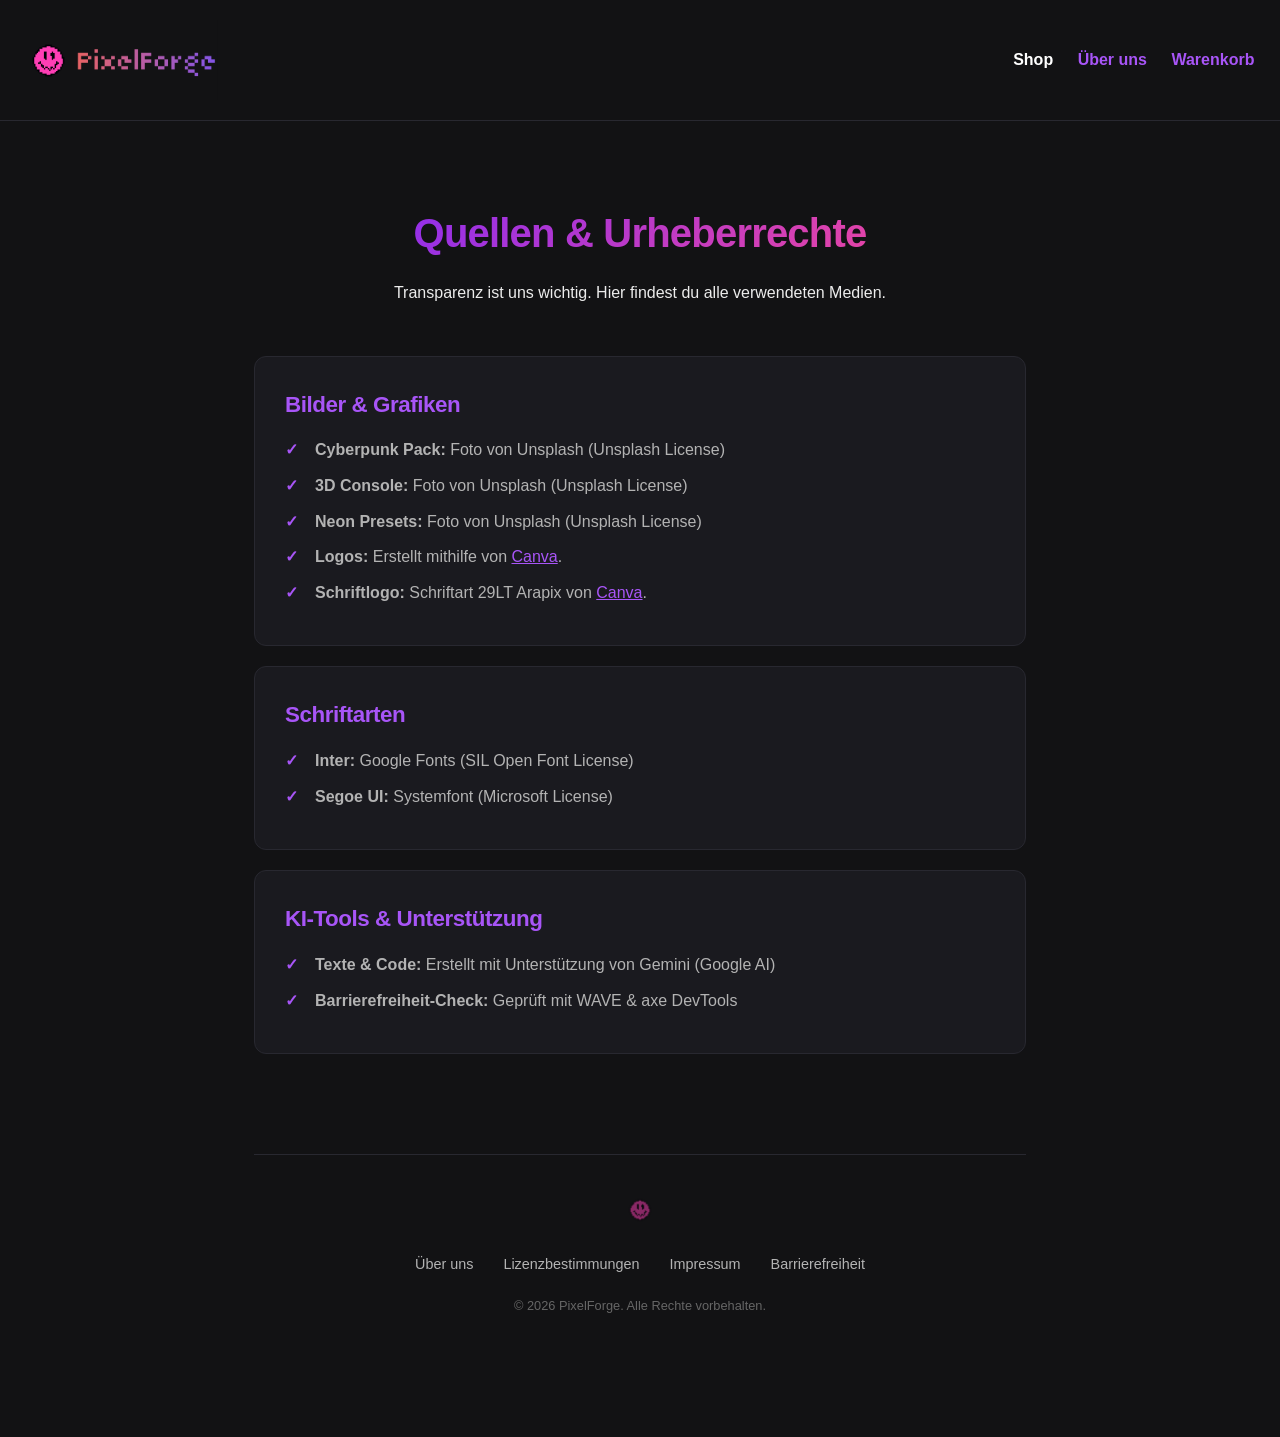
<file: src/credits.html>
<!DOCTYPE html>
<html lang="en">
<head>
    <meta charset="UTF-8">
    <title>credits | PixelForge</title>
    <link rel="stylesheet" href="style.css">
</head>
<body>
<header style="display: flex; justify-content: space-between; align-items: center; padding: 20px 2%; border-bottom: 1px solid #282830;">
    <div class="logo" style="display: flex; align-items: center; gap: 0;">
        <a href="index.html" style="display: flex; align-items: center;">
            <img src="img/PixelForgeDarkerBG.png"
                 alt="PixelForge Logo"
                 style="height: 45px; width: auto; object-fit: contain; margin-right: -5px;">
        </a>

        <a href="index.html" style="display: flex; align-items: center;">
            <img src="img/PixelForgeTextLogoDarkerBG.png"
                 alt="PixelForge Text Logo"
                 style="height: 80px; width: auto; object-fit: contain;">
        </a>
    </div>

    <nav>
        <a href="index.html" style="color: white; text-decoration: none; margin-left: 20px; font-weight: bold;">Shop</a>
        <a href="about.html" style="color: #a855f7; text-decoration: none; margin-left: 20px; font-weight: bold;">Über uns</a>
        <a href="warenkorb.html" style="color: #a855f7; text-decoration: none; margin-left: 20px; font-weight: bold;">Warenkorb</a>
    </nav>
</header>

<main class="legal-container">
    <div class="legal-header">
        <h1 class="gradient-text">Quellen & Urheberrechte</h1>
        <p>Transparenz ist uns wichtig. Hier findest du alle verwendeten Medien.</p>
    </div>

    <div class="legal-grid">
        <section class="legal-card">
            <h2>Bilder & Grafiken</h2>
            <ul>
                <li><strong>Cyberpunk Pack:</strong> Foto von Unsplash (Unsplash License)</li>
                <li><strong>3D Console:</strong> Foto von Unsplash (Unsplash License)</li>
                <li><strong>Neon Presets:</strong> Foto von Unsplash (Unsplash License)</li>
                <li><strong>Logos:</strong> Erstellt mithilfe von <a href="https://www.canva.com" target="_blank">Canva</a>.</li>
                <li><strong>Schriftlogo:</strong> Schriftart 29LT Arapix von <a href="https://www.canva.com" target="_blank">Canva</a>.</li>
            </ul>
        </section>

        <section class="legal-card">
            <h2>Schriftarten</h2>
            <ul>
                <li><strong>Inter:</strong> Google Fonts (SIL Open Font License)</li>
                <li><strong>Segoe UI:</strong> Systemfont (Microsoft License)</li>
            </ul>
        </section>

        <section class="legal-card">
            <h2>KI-Tools & Unterstützung</h2>
            <ul>
                <li><strong>Texte & Code:</strong> Erstellt mit Unterstützung von Gemini (Google AI)</li>
                <li><strong>Barrierefreiheit-Check:</strong> Geprüft mit WAVE & axe DevTools</li>
            </ul>
        </section>
    </div>

    <footer style="margin-top: 100px; padding: 40px 0; border-top: 1px solid #282830; text-align: center;">
        <div style="margin-bottom: 20px;">
            <img src="img/PixelForgeDarkerBG.png" alt="Logo" style="height: 30px; opacity: 0.5;">
        </div>
        <div style="display: flex; justify-content: center; gap: 30px; margin-bottom: 20px;">
            <a href="about.html" style="color: #b3b3b3; text-decoration: none; font-size: 0.9rem;">Über uns</a>
            <a href="license.html" style="color: #b3b3b3; text-decoration: none; font-size: 0.9rem;">Lizenzbestimmungen</a>
            <a href="impressum.html" style="color: #b3b3b3; text-decoration: none; font-size: 0.9rem;">Impressum</a>
            <a href="barrierefreiheit.html" style="color: #b3b3b3; text-decoration: none; font-size: 0.9rem;">Barrierefreiheit</a>
        </div>
        <p style="color: #666; font-size: 0.8rem;">&copy; 2026 PixelForge. Alle Rechte vorbehalten.</p>
    </footer>
</main>
</body>
</html>
</file>
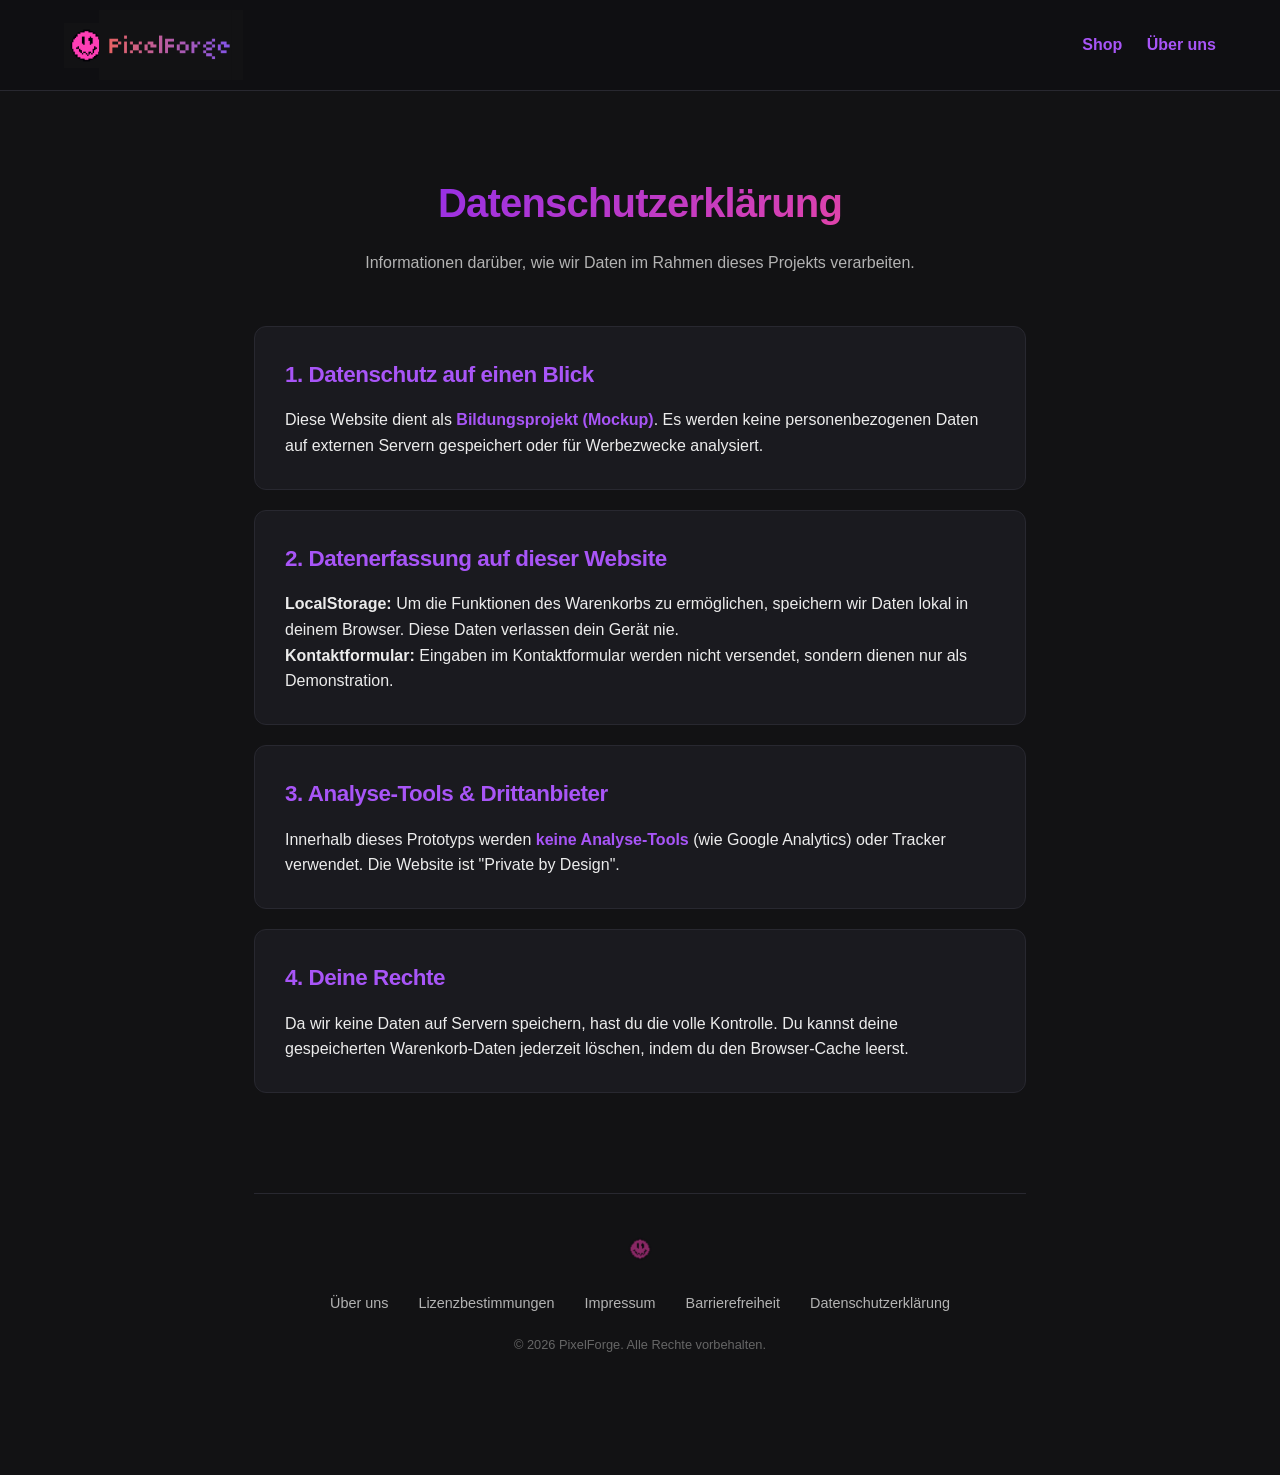
<file: src/datenschutz.html>
<!DOCTYPE html>
<html lang="de">
<head>
    <meta charset="UTF-8">
    <meta name="viewport" content="width=device-width, initial-scale=1.0">
    <title>Datenschutz | PixelForge</title>
    <link rel="stylesheet" href="style.css">
</head>
<body>

<header class="main-header">
    <div class="logo-group">
        <a href="index.html" style="display: flex; align-items: center; text-decoration: none;">
            <img src="img/PixelForgeDarkerBG.png" alt="PixelForge Logo" class="logo-img">
            <img src="img/PixelForgeTextLogoDarkerBG.png" alt="PixelForge Text" class="logo-text">
        </a>
    </div>
    <nav>
        <a href="index.html">Shop</a>
        <a href="about.html">Über uns</a>
    </nav>
</header>

<main class="legal-container">
    <div class="legal-header">
        <h1 class="gradient-text">Datenschutzerklärung</h1>
        <p style="color: #b3b3b3;">Informationen darüber, wie wir Daten im Rahmen dieses Projekts verarbeiten.</p>
    </div>

    <div class="legal-grid">
        <section class="legal-card">
            <h2>1. Datenschutz auf einen Blick</h2>
            <p>Diese Website dient als <span class="highlight">Bildungsprojekt (Mockup)</span>. Es werden keine personenbezogenen Daten auf externen Servern gespeichert oder für Werbezwecke analysiert.</p>
        </section>

        <section class="legal-card">
            <h2>2. Datenerfassung auf dieser Website</h2>
            <p><strong>LocalStorage:</strong> Um die Funktionen des Warenkorbs zu ermöglichen, speichern wir Daten lokal in deinem Browser. Diese Daten verlassen dein Gerät nie.</p>
            <p><strong>Kontaktformular:</strong> Eingaben im Kontaktformular werden nicht versendet, sondern dienen nur als Demonstration.</p>
        </section>

        <section class="legal-card">
            <h2>3. Analyse-Tools & Drittanbieter</h2>
            <p>Innerhalb dieses Prototyps werden <span class="highlight">keine Analyse-Tools</span> (wie Google Analytics) oder Tracker verwendet. Die Website ist "Private by Design".</p>
        </section>

        <section class="legal-card">
            <h2>4. Deine Rechte</h2>
            <p>Da wir keine Daten auf Servern speichern, hast du die volle Kontrolle. Du kannst deine gespeicherten Warenkorb-Daten jederzeit löschen, indem du den Browser-Cache leerst.</p>
        </section>
    </div>

    <footer style="margin-top: 100px; padding: 40px 0; border-top: 1px solid #282830; text-align: center;">
        <div style="margin-bottom: 20px;">
            <img src="img/PixelForgeDarkerBG.png" alt="Logo" style="height: 30px; opacity: 0.5;">
        </div>
        <div style="display: flex; justify-content: center; gap: 30px; margin-bottom: 20px;">
            <a href="about.html" style="color: #b3b3b3; text-decoration: none; font-size: 0.9rem;">Über uns</a>
            <a href="license.html" style="color: #b3b3b3; text-decoration: none; font-size: 0.9rem;">Lizenzbestimmungen</a>
            <a href="impressum.html" style="color: #b3b3b3; text-decoration: none; font-size: 0.9rem;">Impressum</a>
            <a href="barrierefreiheit.html" style="color: #b3b3b3; text-decoration: none; font-size: 0.9rem;">Barrierefreiheit</a>
            <a href="datenschutz.html" style="color: #b3b3b3; text-decoration: none; font-size: 0.9rem;">Datenschutzerklärung</a>
        </div>
        <p style="color: #666; font-size: 0.8rem;">&copy; 2026 PixelForge. Alle Rechte vorbehalten.</p>
    </footer>
</main>

</body>
</html>
</file>
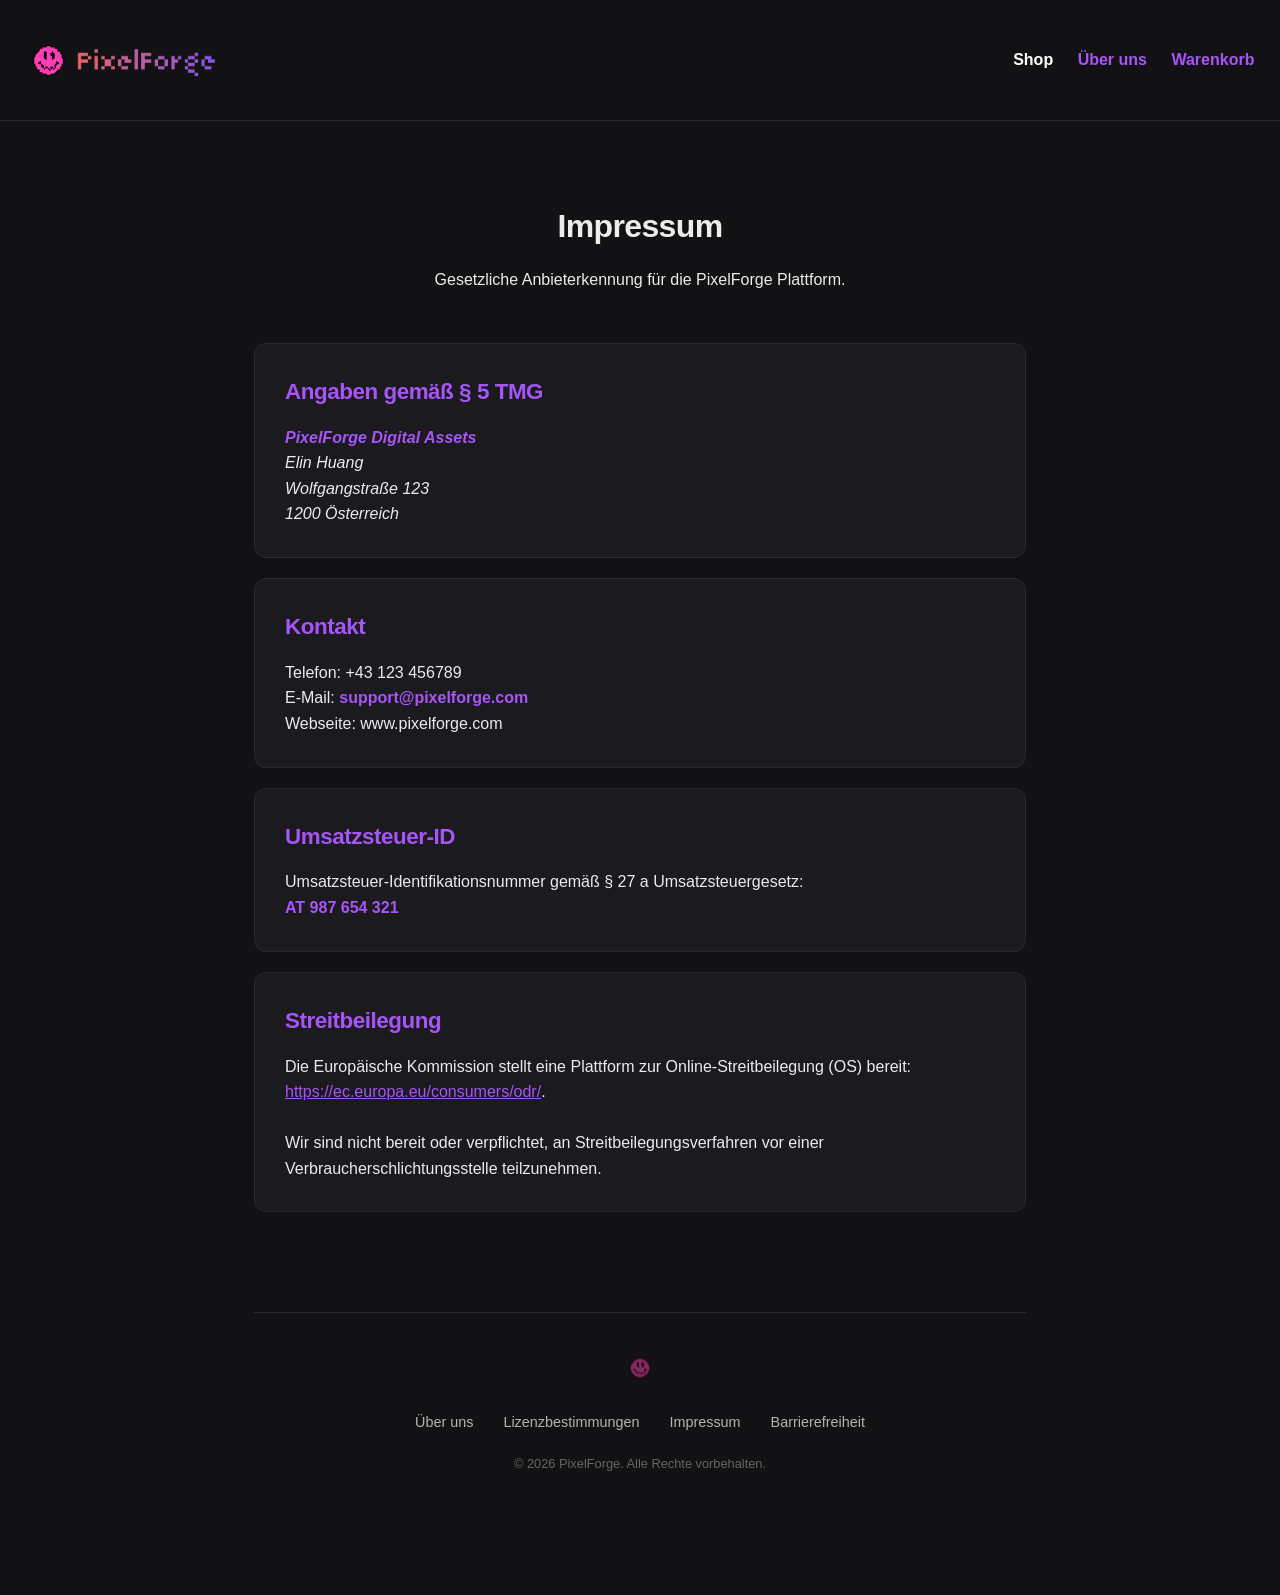
<file: src/impressum.html>
<!DOCTYPE html>
<html lang="de">
<head>
    <meta charset="UTF-8">
    <meta name="viewport" content="width=device-width, initial-scale=1.0">
    <title>Impressum | PixelForge</title>
    <link rel="stylesheet" href="style.css">
</head>

<body>

<header style="display: flex; justify-content: space-between; align-items: center; padding: 20px 2%; border-bottom: 1px solid #282830;">
    <div class="logo" style="display: flex; align-items: center; gap: 0;">
        <a href="index.html" style="display: flex; align-items: center;">
            <img src="img/PixelForgeDarkerBG.png"
                 alt="PixelForge Logo"
                 style="height: 45px; width: auto; object-fit: contain; margin-right: -5px;">
        </a>

        <a href="index.html" style="display: flex; align-items: center;">
            <img src="img/PixelForgeTextLogoDarkerBG.png"
                 alt="PixelForge Text Logo"
                 style="height: 80px; width: auto; object-fit: contain;">
        </a>
    </div>

    <nav>
        <a href="index.html" style="color: white; text-decoration: none; margin-left: 20px; font-weight: bold;">Shop</a>
        <a href="about.html" style="color: #a855f7; text-decoration: none; margin-left: 20px; font-weight: bold;">Über uns</a>
        <a href="warenkorb.html" style="color: #a855f7; text-decoration: none; margin-left: 20px; font-weight: bold;">Warenkorb</a>
    </nav>
</header>


<main class="legal-container">
    <div class="legal-header">
        <h1>Impressum</h1>
        <p>Gesetzliche Anbieterkennung für die PixelForge Plattform.</p>
    </div>

    <div class="legal-grid">
        <section class="legal-card">
            <h2>Angaben gemäß § 5 TMG</h2>
            <address>
                <span class="highlight">PixelForge Digital Assets</span><br>
                Elin Huang<br>
                Wolfgangstraße 123<br>
                1200 Österreich
            </address>
        </section>

        <section class="legal-card">
            <h2>Kontakt</h2>
            <p>
                Telefon: +43 123 456789<br>
                E-Mail: <span class="highlight">support@pixelforge.com</span><br>
                Webseite: www.pixelforge.com
            </p>
        </section>

        <section class="legal-card">
            <h2>Umsatzsteuer-ID</h2>
            <p>
                Umsatzsteuer-Identifikationsnummer gemäß § 27 a Umsatzsteuergesetz:<br>
                <span class="highlight">AT 987 654 321</span>
            </p>
        </section>

        <section class="legal-card">
            <h2>Streitbeilegung</h2>
            <p class="small-text">
                Die Europäische Kommission stellt eine Plattform zur Online-Streitbeilegung (OS) bereit:
                <a href="https://ec.europa.eu/consumers/odr/" target="_blank">https://ec.europa.eu/consumers/odr/</a>.<br><br>
                Wir sind nicht bereit oder verpflichtet, an Streitbeilegungsverfahren vor einer Verbraucherschlichtungsstelle teilzunehmen.
            </p>
        </section>
    </div>

    <footer style="margin-top: 100px; padding: 40px 0; border-top: 1px solid #282830; text-align: center;">
        <div style="margin-bottom: 20px;">
            <img src="img/PixelForgeDarkerBG.png" alt="Logo" style="height: 30px; opacity: 0.5;">
        </div>
        <div style="display: flex; justify-content: center; gap: 30px; margin-bottom: 20px;">
            <a href="about.html" style="color: #b3b3b3; text-decoration: none; font-size: 0.9rem;">Über uns</a>
            <a href="license.html" style="color: #b3b3b3; text-decoration: none; font-size: 0.9rem;">Lizenzbestimmungen</a>
            <a href="impressum.html" style="color: #b3b3b3; text-decoration: none; font-size: 0.9rem;">Impressum</a>
            <a href="barrierefreiheit.html" style="color: #b3b3b3; text-decoration: none; font-size: 0.9rem;">Barrierefreiheit</a>
        </div>
        <p style="color: #666; font-size: 0.8rem;">&copy; 2026 PixelForge. Alle Rechte vorbehalten.</p>
    </footer>
</main>

</body>
</html>
</file>
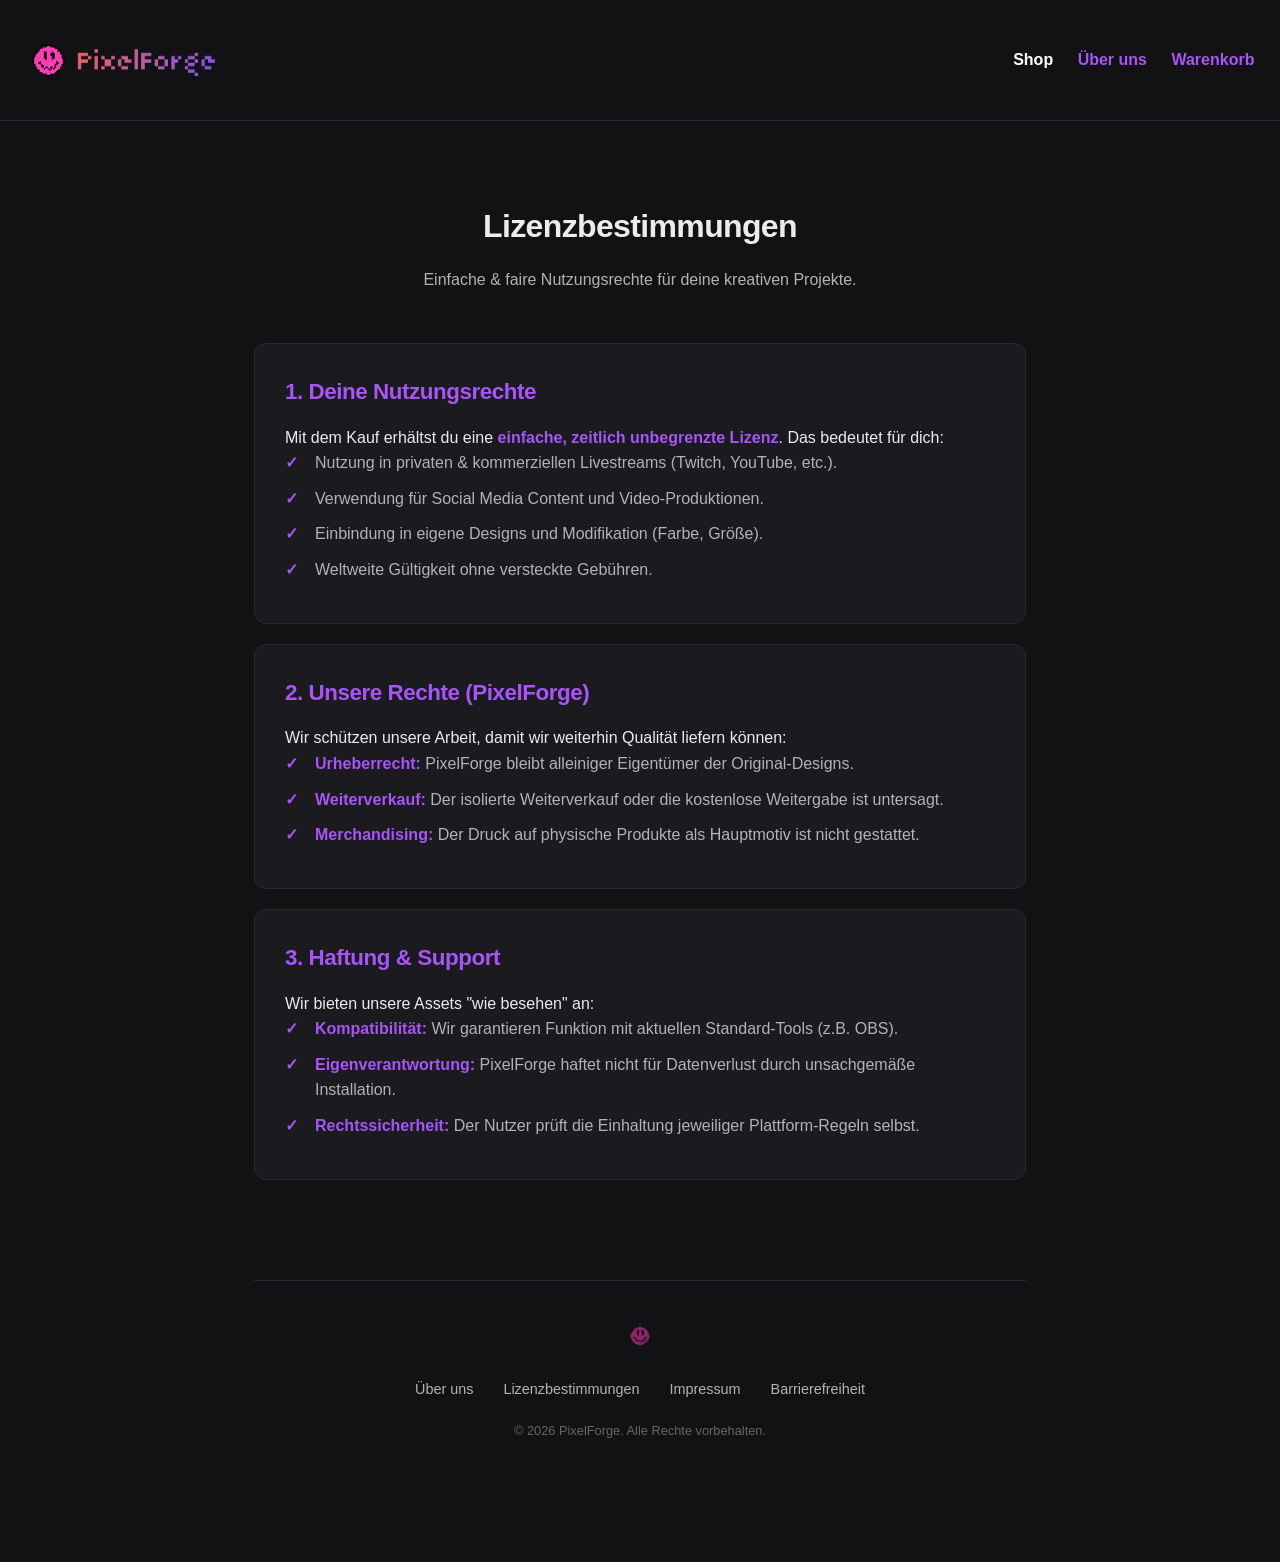
<file: src/license.html>
<!DOCTYPE html>
<html lang="de">
<head>
    <meta charset="UTF-8">
    <meta name="viewport" content="width=device-width, initial-scale=1.0">
    <title>Lizenzbestimmungen | PixelForge</title>
    <link rel="stylesheet" href="style.css">

</head>
<body>

<header style="display: flex; justify-content: space-between; align-items: center; padding: 20px 2%; border-bottom: 1px solid #282830;">
    <div class="logo" style="display: flex; align-items: center; gap: 0;">
        <a href="index.html" style="display: flex; align-items: center;">
            <img src="img/PixelForgeDarkerBG.png"
                 alt="PixelForge Logo"
                 style="height: 45px; width: auto; object-fit: contain; margin-right: -5px;">
        </a>

        <a href="index.html" style="display: flex; align-items: center;">
            <img src="img/PixelForgeTextLogoDarkerBG.png"
                 alt="PixelForge Text Logo"
                 style="height: 80px; width: auto; object-fit: contain;">
        </a>
    </div>

    <nav>
        <a href="index.html" style="color: white; text-decoration: none; margin-left: 20px; font-weight: bold;">Shop</a>
        <a href="about.html" style="color: #a855f7; text-decoration: none; margin-left: 20px; font-weight: bold;">Über uns</a>
        <a href="warenkorb.html" style="color: #a855f7; text-decoration: none; margin-left: 20px; font-weight: bold;">Warenkorb</a>
    </nav>
</header>

<main class="legal-container">
    <div class="legal-header">
        <h1>Lizenzbestimmungen</h1>
        <p style="color: #b3b3b3;">Einfache & faire Nutzungsrechte für deine kreativen Projekte.</p>
    </div>

    <div class="legal-grid">
        <section class="legal-card">
            <h2>1. Deine Nutzungsrechte</h2>
            <p>Mit dem Kauf erhältst du eine <span class="highlight">einfache, zeitlich unbegrenzte Lizenz</span>. Das bedeutet für dich:</p>
            <ul>
                <li>Nutzung in privaten & kommerziellen Livestreams (Twitch, YouTube, etc.).</li>
                <li>Verwendung für Social Media Content und Video-Produktionen.</li>
                <li>Einbindung in eigene Designs und Modifikation (Farbe, Größe).</li>
                <li>Weltweite Gültigkeit ohne versteckte Gebühren.</li>
            </ul>
        </section>

        <section class="legal-card">
            <h2>2. Unsere Rechte (PixelForge)</h2>
            <p>Wir schützen unsere Arbeit, damit wir weiterhin Qualität liefern können:</p>
            <ul>
                <li><span class="highlight">Urheberrecht:</span> PixelForge bleibt alleiniger Eigentümer der Original-Designs.</li>
                <li><span class="highlight">Weiterverkauf:</span> Der isolierte Weiterverkauf oder die kostenlose Weitergabe ist untersagt.</li>
                <li><span class="highlight">Merchandising:</span> Der Druck auf physische Produkte als Hauptmotiv ist nicht gestattet.</li>
            </ul>
        </section>

        <section class="legal-card">
            <h2>3. Haftung & Support</h2>
            <p>Wir bieten unsere Assets "wie besehen" an:</p>
            <ul>
                <li><span class="highlight">Kompatibilität:</span> Wir garantieren Funktion mit aktuellen Standard-Tools (z.B. OBS).</li>
                <li><span class="highlight">Eigenverantwortung:</span> PixelForge haftet nicht für Datenverlust durch unsachgemäße Installation.</li>
                <li><span class="highlight">Rechtssicherheit:</span> Der Nutzer prüft die Einhaltung jeweiliger Plattform-Regeln selbst.</li>
            </ul>
        </section>
    </div>

    <footer style="margin-top: 100px; padding: 40px 0; border-top: 1px solid #282830; text-align: center;">
        <div style="margin-bottom: 20px;">
            <img src="img/PixelForgeDarkerBG.png" alt="Logo" style="height: 30px; opacity: 0.5;">
        </div>
        <div style="display: flex; justify-content: center; gap: 30px; margin-bottom: 20px;">
            <a href="about.html" style="color: #b3b3b3; text-decoration: none; font-size: 0.9rem;">Über uns</a>
            <a href="license.html" style="color: #b3b3b3; text-decoration: none; font-size: 0.9rem;">Lizenzbestimmungen</a>
            <a href="impressum.html" style="color: #b3b3b3; text-decoration: none; font-size: 0.9rem;">Impressum</a>
            <a href="barrierefreiheit.html" style="color: #b3b3b3; text-decoration: none; font-size: 0.9rem;">Barrierefreiheit</a>
        </div>
        <p style="color: #666; font-size: 0.8rem;">&copy; 2026 PixelForge. Alle Rechte vorbehalten.</p>
    </footer>
</main>

</body>
</html>
</file>
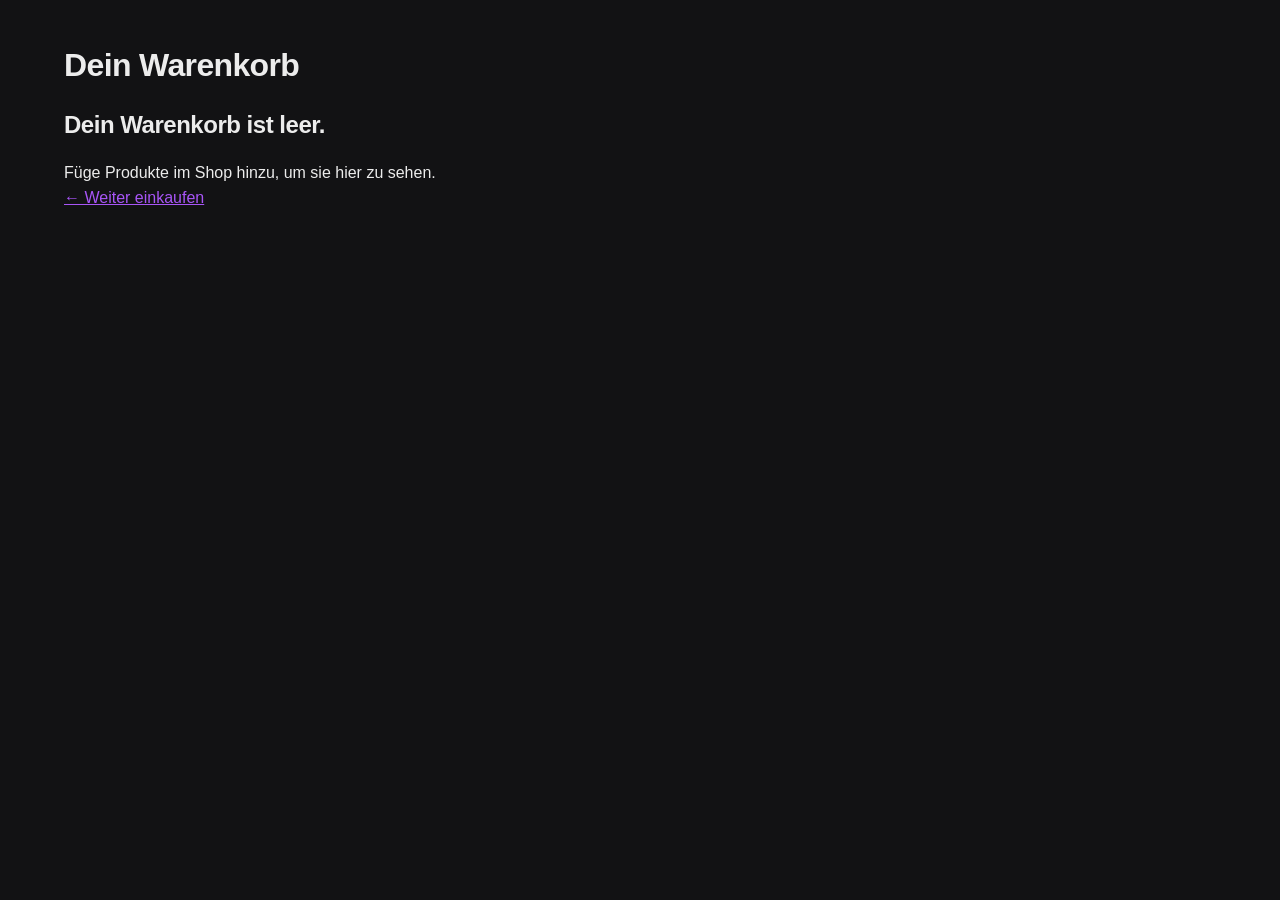
<file: src/warenkorb.html>
<!DOCTYPE html>
<html lang="en">
<head>
    <meta charset="UTF-8">
    <meta name="viewport" content="width=device-width, initial-scale=1.0">
    <title>Warenkorb | PixelForge</title>
    <link rel="stylesheet" href="style.css">
</head>
<body>
<div class="container">
    <h1>Dein Warenkorb</h1>

    <div class="cart-layout" id="cart-layout">
        <div class="cart-items-container" id="cart-list">
        </div>

        <div class="checkout-box">
            <div class="total-row">
                <span>Gesamtsumme:</span>
                <span id="total-price">0,00 €</span>
            </div>
            <button class="checkout-btn" onclick="alert('Danke für dein Vertrauen! Checkout-Prozess startet...')">
                Jetzt sicher bezahlen
            </button>
            <p style="font-size: 0.8rem; color: #b3b3b3; margin-top: 15px; text-align: center;">
                🔒 SSL verschlüsselt & Sicher
            </p>
        </div>
    </div>

    <a href="index.html" class="back-to-shop">← Weiter einkaufen</a>
</div>

<script>
    function renderCart() {
        const cartList = document.getElementById('cart-list');
        const totalPriceEl = document.getElementById('total-price');
        const cartLayout = document.getElementById('cart-layout');

        let cart = JSON.parse(localStorage.getItem('pixelForgeCart')) || [];

        if (cart.length === 0) {
            cartLayout.innerHTML = '<div class="empty-msg"><h2>Dein Warenkorb ist leer.</h2>' +
                '<p>Füge Produkte im Shop hinzu, um sie hier zu sehen.</p></div>';
            return;
        }

        cartList.innerHTML = '';
        let total = 0;

        cart.forEach((item, index) => {
            total += item.price;
            cartList.innerHTML += `
                <div class="cart-item">
                    <img src="${item.img}" alt="${item.name}">
                    <div class="item-details">
                        <h3>${item.name}</h3>
                    </div>
                    <div class="item-price">${item.price.toFixed(2)} €</div>
                    <button class="remove-btn" onclick="removeItem(${index})">Entfernen</button>
                </div>
            `;
        });

        totalPriceEl.innerText = total.toFixed(2) + ' €';
    }

    function removeItem(index) {
        let cart = JSON.parse(localStorage.getItem('pixelForgeCart')) || [];
        cart.splice(index, 1);
        localStorage.setItem('pixelForgeCart', JSON.stringify(cart));
        renderCart();
    }

    renderCart();
</script>
</body>
</html>
</file>
<file: src/style.css>
* {
    box-sizing: border-box;
    margin: 0;
    padding: 0;
}

body {
    font-family: 'Segoe UI', Inter, sans-serif;
    background-color: #121214;
    color: #ececec;
    line-height: 1.6;
    overflow-x: hidden;
}

main, .container {
    padding: 40px 5%;
}

.main-header {
    display: flex;
    justify-content: space-between;
    align-items: center;
    padding: 10px 5%;
    border-bottom: 1px solid #282830;
    background-color: #0f0f12;
}

.logo-group {
    display: flex;
    align-items: center;
    gap: 0;
}

.logo-img {
    height: 45px;
    width: auto;
    margin-right: -10px;
}

.logo-text {
    height: 70px;
    width: auto;
}

nav a {
    color: white;
    text-decoration: none;
    margin-left: 20px;
    font-weight: bold;
    transition: color 0.3s;
}

nav a:hover {
    color: #a855f7;
}

h1, h2, h3 {
    letter-spacing: -0.02em;
    margin-bottom: 15px;
}

.gradient-text {
    background: linear-gradient(135deg, #7828ff 0%, #ff4b91 100%);
    -webkit-background-clip: text;
    background-clip: text;
    color: transparent;
    font-size: 2.5rem;
    font-weight: bold;
}

.highlight {
    color: #a855f7;
    font-weight: bold;
}

.grid {
    display: grid;
    grid-template-columns: repeat(auto-fit, minmax(280px, 1fr));
    gap: 25px;
    margin-top: 30px;
}

.product-card {
    background-color: #1a1a1e;
    border: 1px solid #282830;
    border-radius: 12px;
    padding: 20px;
    text-align: center;
    box-shadow: 0 10px 30px -10px rgba(0, 0, 0, 0.7);
    transition: transform 0.3s ease;
}

.product-card:hover {
    transform: translateY(-5px);
}

.product-card img {
    width: 100%;
    height: 200px;
    object-fit: cover;
    border-radius: 8px;
}

.price {
    font-size: 1.3rem;
    color: #a855f7;
    font-weight: bold;
    margin: 15px 0;
}

button, .checkout-btn {
    background: linear-gradient(135deg, #8b5cf6 0%, #d946ef 100%);
    color: white;
    border: none;
    padding: 12px 20px;
    border-radius: 8px;
    font-weight: bold;
    cursor: pointer;
    width: 100%;
    transition: transform 0.2s ease, filter 0.2s;
}

button:hover {
    transform: scale(1.02);
    filter: brightness(1.1);
}

.legal-container {
    max-width: 900px;
    margin: 40px auto;
}

.legal-header {
    text-align: center;
    margin-bottom: 50px;
}

.legal-grid {
    display: grid;
    grid-template-columns: 1fr;
    gap: 20px;
}

.legal-card {
    background: #1a1a1f;
    border: 1px solid #282830;
    border-radius: 12px;
    padding: 30px;
    transition: border-color 0.3s ease;
}

.legal-card:hover {
    border-color: #a855f7;
}

.legal-card h2 {
    color: #a855f7;
    margin-bottom: 15px;
    font-size: 1.4rem;
}

ul {
    list-style: none;
}

ul li {
    position: relative;
    padding-left: 30px;
    margin-bottom: 10px;
    color: #b3b3b3;
}

ul li::before {
    content: "✓";
    position: absolute;
    left: 0;
    color: #a855f7;
    font-weight: bold;
}


.footer-note {
    margin-top: 50px;
    padding-top: 20px;
    border-top: 1px solid #282830;
    color: #666;
    text-align: center;
}

.back-btn {
    display: inline-block;
    margin-top: 20px;
    padding: 10px 25px;
    border: 1px solid #a855f7;
    border-radius: 8px;
    color: #a855f7;
    text-decoration: none;
    font-weight: bold;
    transition: all 0.3s ease;
}

.back-btn:hover {
    background: #a855f7;
    color: white;
}


.cookie-popup {
    position: fixed;
    bottom: 20px;
    left: 20px;
    right: 20px;
    max-width: 500px;
    background: rgba(26, 26, 31, 0.95);
    backdrop-filter: blur(10px);
    border: 1px solid #a855f7;
    border-radius: 12px;
    padding: 20px;
    z-index: 1000;
    box-shadow: 0 10px 40px rgba(0, 0, 0, 0.8);
    display: block;
    animation: slideUp 0.5s ease-out;
}

@keyframes slideUp {
    from { transform: translateY(100px); opacity: 0; }
    to { transform: translateY(0); opacity: 1; }
}

.cookie-content p {
    font-size: 0.9rem;
    color: #ececec;
    margin-bottom: 15px;
    line-height: 1.4;
}

.cookie-buttons {
    display: flex;
    gap: 10px;
}

.cookie-btn-accept {
    background: linear-gradient(135deg, #8b5cf6 0%, #d946ef 100%) !important;
    padding: 8px 15px !important;
    font-size: 0.85rem !important;
}

.cookie-btn-settings {
    background: transparent !important;
    border: 1px solid #282830 !important;
    color: #b3b3b3 !important;
    padding: 8px 15px !important;
    font-size: 0.85rem !important;
}

.cookie-btn-settings:hover {
    border-color: #a855f7 !important;
    color: white !important;
}
.media-container {
    position: relative;
    width: 100%;
    height: 200px;
    overflow: hidden;
    border-radius: 8px;
}

.thumb, .preview-video {
    width: 100%;
    height: 100%;
    object-fit: cover;
    transition: opacity 0.3s ease;
}

.preview-video {
    position: absolute;
    top: 0;
    left: 0;
    opacity: 0;
}


.product-card:hover .preview-video {
    opacity: 1;
}

.product-card:hover .thumb {
    opacity: 0;
}

.cart-item img {
    width: 80px;
    height: 80px;
    object-fit: cover;
    border-radius: 8px;
    border: 1px solid #a855f7;
}

.cart-item {
    display: flex;
    align-items: center;
    gap: 20px;
    padding: 15px;
    border-bottom: 1px solid #282830;
}


a:link {
    color: #a855f7;
}

a:visited {
    color: #7e22ce;
}

a:hover {
    color: #d946ef;
    text-decoration: underline;
}

a:active {
    color: white;
}
</file>
